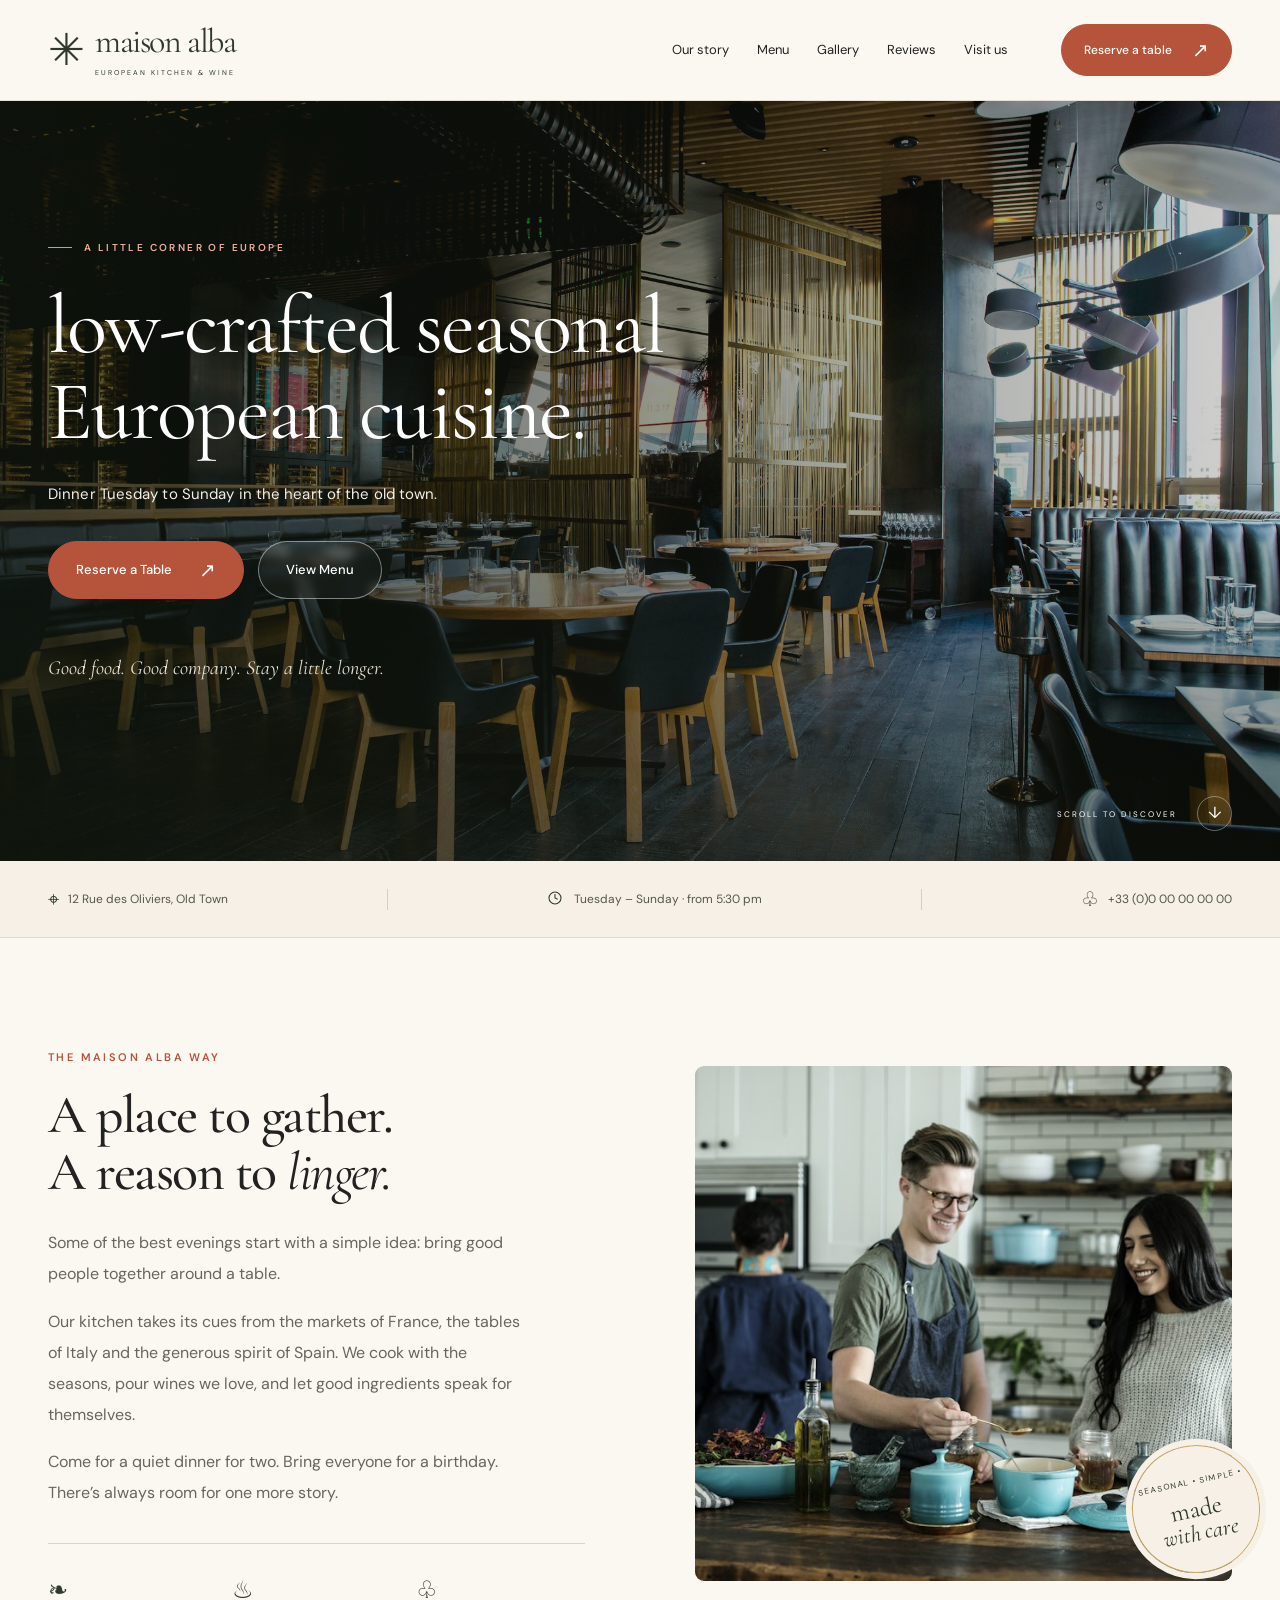
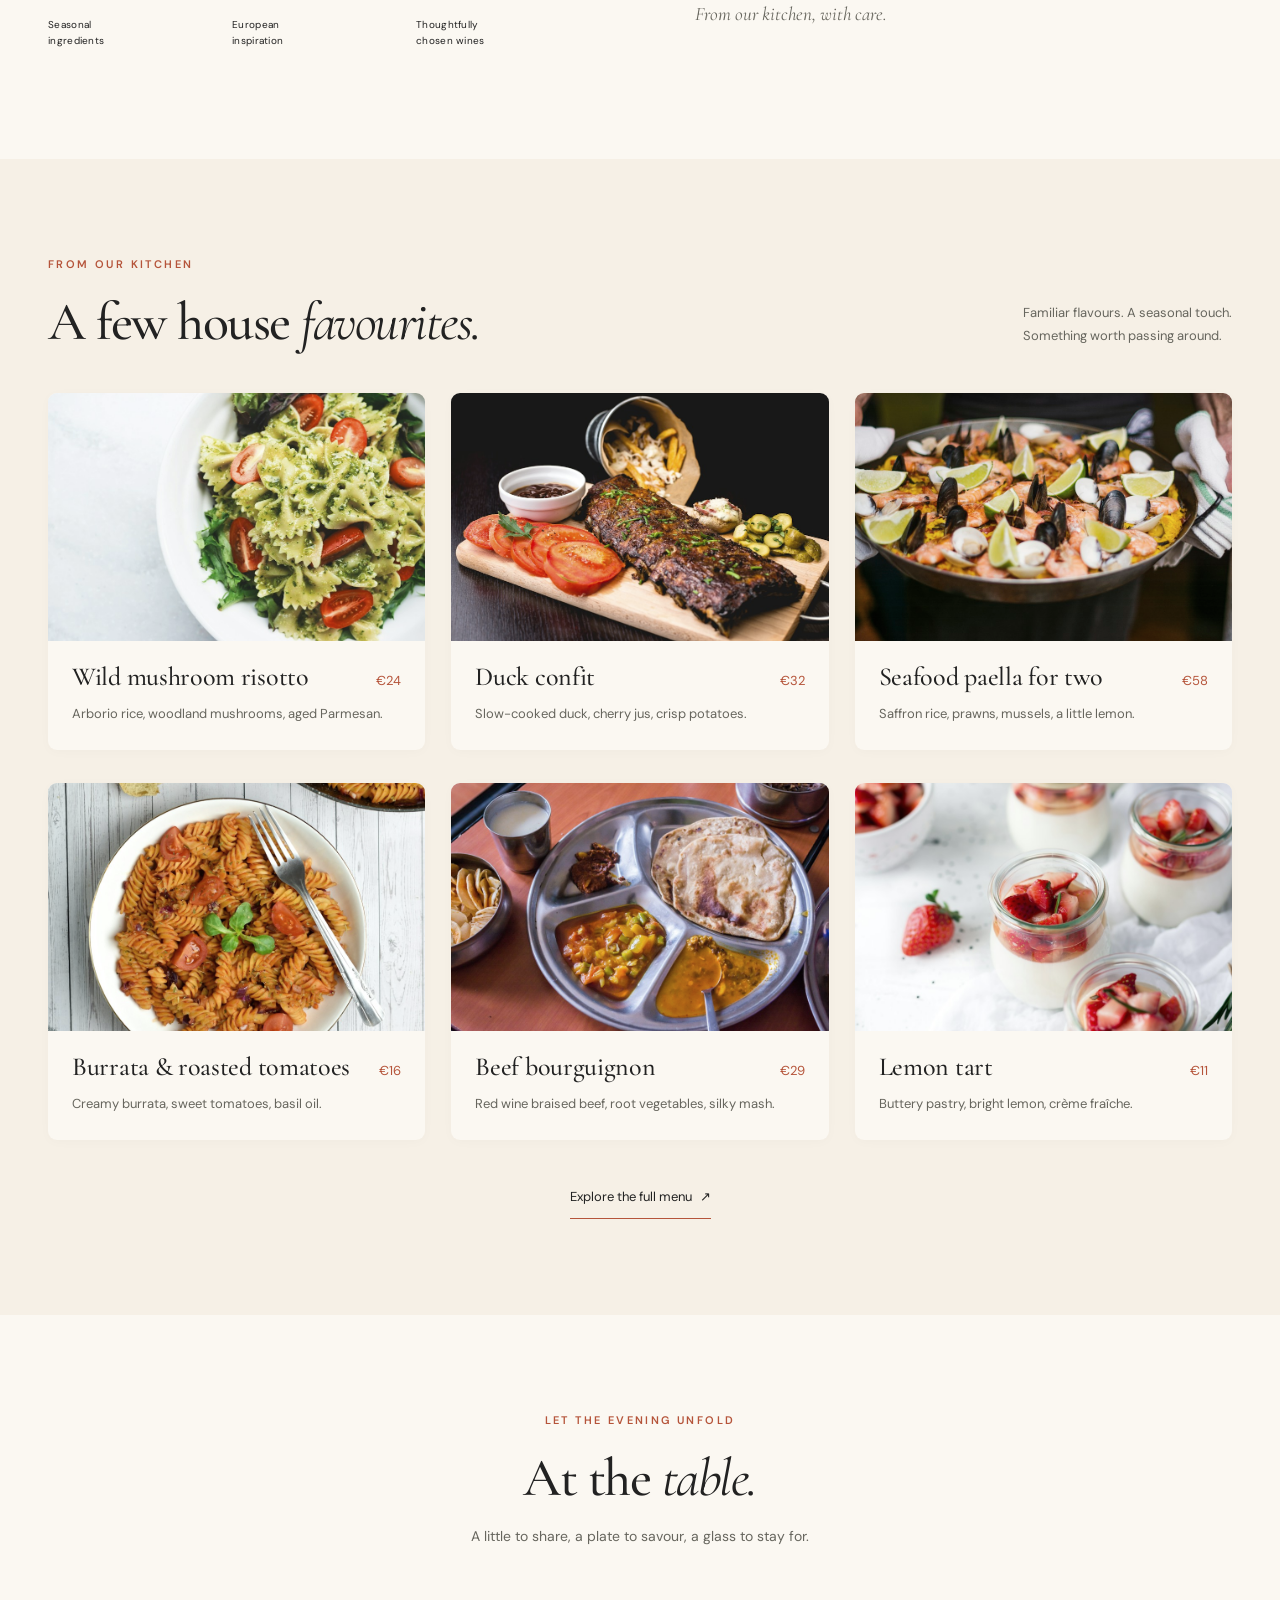
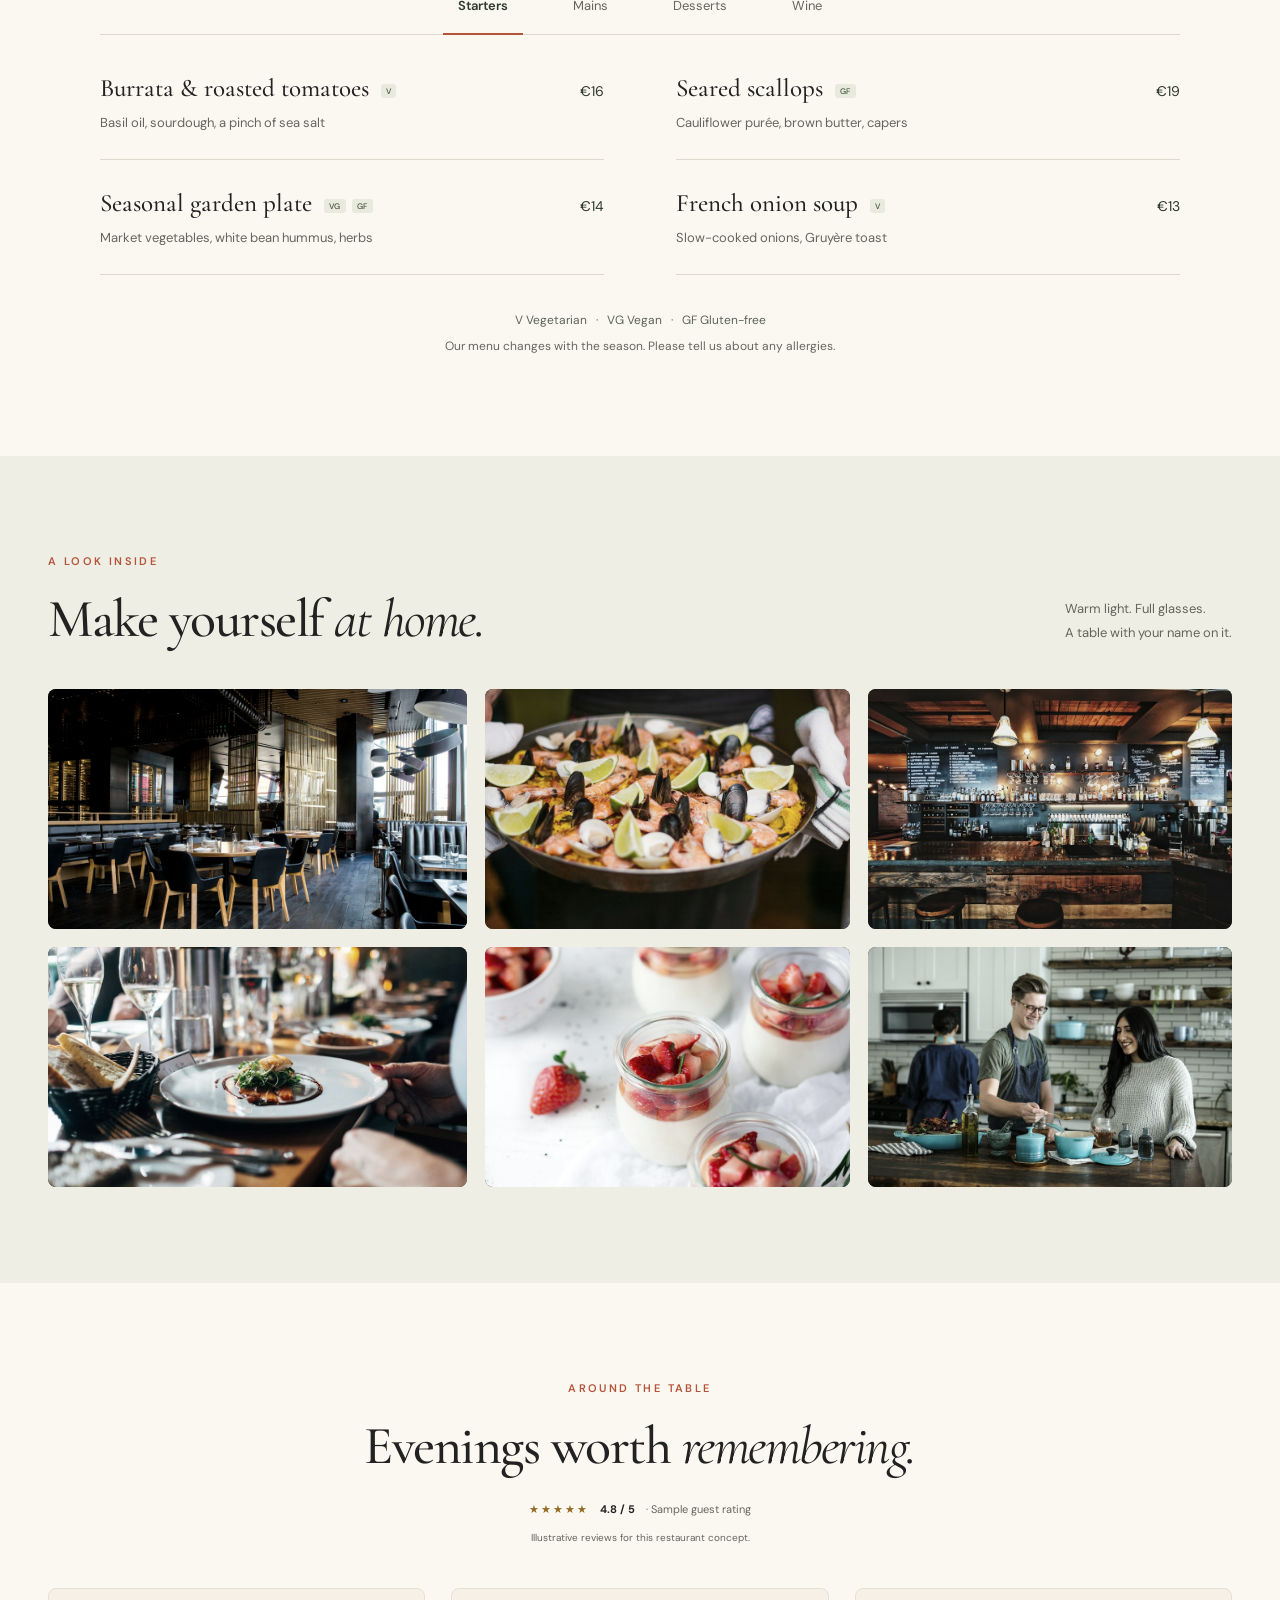
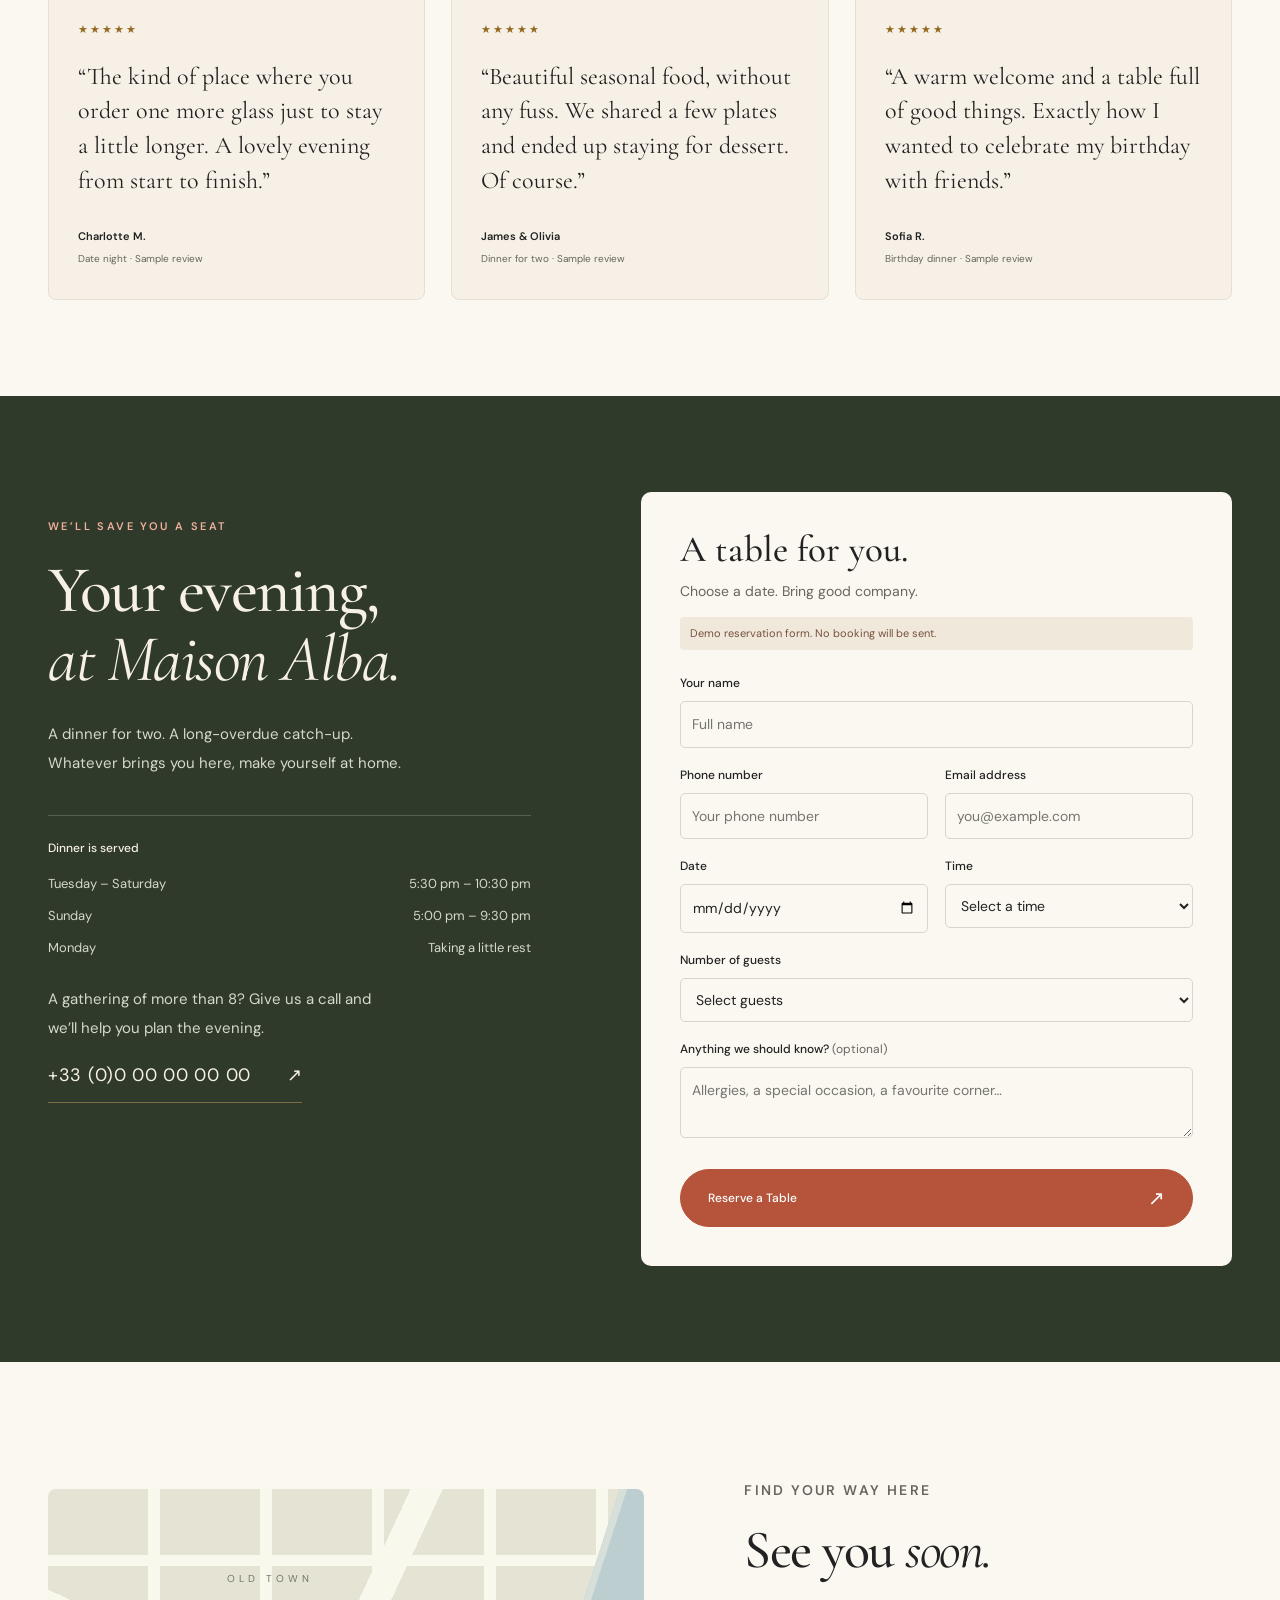
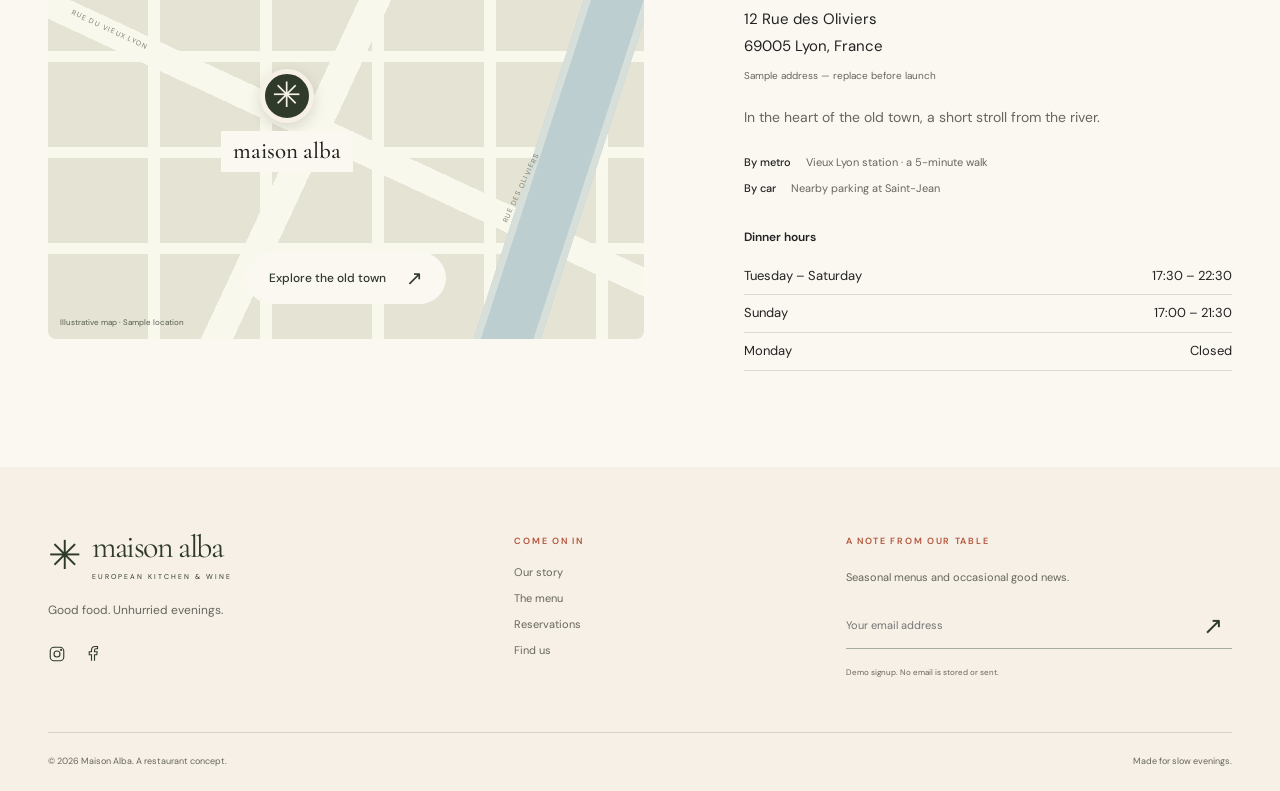
<file: index.html>
<!doctype html>
<html lang="en">
<head>
  <meta charset="utf-8">
  <meta name="viewport" content="width=device-width, initial-scale=1">
  <meta name="theme-color" content="#2F3A2B">
  <title>Maison Alba | Seasonal European Food, Made Slowly</title>
  <meta name="description" content="A little corner of Europe in the old town. Explore seasonal plates, discover the menu, and plan a relaxed evening at Maison Alba.">
  <meta property="og:title" content="Maison Alba — Good food. Unhurried evenings.">
  <meta property="og:description" content="Seasonal European food, made slowly. Discover our menu and find your place at the table.">
  <meta property="og:type" content="website">
  <meta property="og:url" content="https://maison-alba-old-town.bluishpig2.chatgpt.site">
  <meta property="og:image" content="https://maison-alba-old-town.bluishpig2.chatgpt.site/assets/dining.jpg">
  <link rel="stylesheet" href="assets/fonts.css">
  <link rel="preload" as="image" href="assets/dining.jpg">
  <link rel="stylesheet" href="styles.css">
  <!-- Demo business details: replace from config.js before using for a real restaurant. -->
  <script type="application/ld+json">{"@context":"https://schema.org","@type":"Restaurant","name":"Maison Alba (demonstration)","servesCuisine":["French","Italian","Spanish","Modern European"],"url":"https://maison-alba-old-town.bluishpig2.chatgpt.site","priceRange":"€€€","telephone":"+33 0 00 00 00 00","address":{"@type":"PostalAddress","streetAddress":"12 Rue des Oliviers (sample address)","addressLocality":"Lyon","postalCode":"69005","addressCountry":"FR"},"openingHoursSpecification":[{"@type":"OpeningHoursSpecification","dayOfWeek":["Tuesday","Wednesday","Thursday","Friday","Saturday"],"opens":"17:30","closes":"22:30"},{"@type":"OpeningHoursSpecification","dayOfWeek":"Sunday","opens":"17:00","closes":"21:30"}]}</script>
</head>
<body>
  <a class="skip-link" href="#main">Skip to content</a>
  <!-- Header -->
  <header class="header">
    <div class="header-inner wrap">
      <a class="wordmark" href="#" aria-label="Maison Alba home"><span class="brand-flower" aria-hidden="true">✳</span><span>maison alba<small>EUROPEAN KITCHEN & WINE</small></span></a>
      <nav class="navigation" id="navigation" aria-label="Main navigation"><a href="#story">Our story</a><a href="#menu">Menu</a><a href="#gallery">Gallery</a><a href="#reviews">Reviews</a><a href="#visit">Visit us</a></nav>
      <div class="header-actions"><a class="button button-small" href="#reserve">Reserve a table <span aria-hidden="true">↗</span></a><button class="menu-toggle" aria-label="Open menu" aria-expanded="false" aria-controls="navigation"><span></span><span></span></button></div>
    </div>
  </header>
  <main id="main">
    <!-- Hero -->
    <section class="hero" aria-labelledby="hero-title">
      <img class="hero-image" src="assets/dining.jpg" alt="A warmly lit restaurant dining room with wooden tables, greenery and pendant lights" width="2000" height="1333" fetchpriority="high">
      <div class="hero-shade"></div>
      <div class="hero-content wrap">
        <p class="eyebrow light"><span></span> A LITTLE CORNER OF EUROPE</p>
        <h1 id="hero-title">low-crafted seasonal European cuisine.</h1>
        <p class="hero-subtitle">Dinner Tuesday to Sunday in the heart of the old town.</p>
        <div class="hero-buttons"><a class="button" href="#reserve">Reserve a Table <span aria-hidden="true">↗</span></a><a class="button button-outline" href="#menu">View Menu</a></div>
        <p class="hero-footnote">Good food. Good company. Stay a little longer.</p>
      </div>
      <a href="#story" class="scroll-hint" aria-label="Discover our story"><span>SCROLL TO DISCOVER</span><span aria-hidden="true">↓</span></a>
    </section>
    <div class="info-strip"><div class="wrap"><a href="#visit"><span aria-hidden="true">⌖</span> 12 Rue des Oliviers, Old Town</a><span class="info-divider"></span><p><svg class="hours-clock" aria-hidden="true" viewBox="0 0 24 24" fill="none" stroke="currentColor" stroke-width="1.6"><circle cx="12" cy="12" r="9"/><path d="M12 6v6l4 2"/></svg> Tuesday – Sunday · from 5:30 pm</p><span class="info-divider"></span><a data-phone href="#visit"><span aria-hidden="true">♧</span> +33 (0)0 00 00 00 00</a></div></div>
    <!-- Story -->
    <section class="story section wrap" id="story">
      <div class="story-copy reveal"><p class="eyebrow">THE MAISON ALBA WAY</p><h2>A place to gather.<br>A reason to <em>linger.</em></h2><p>Some of the best evenings start with a simple idea: bring good people together around a table.</p><p>Our kitchen takes its cues from the markets of France, the tables of Italy and the generous spirit of Spain. We cook with the seasons, pour wines we love, and let good ingredients speak for themselves.</p><p>Come for a quiet dinner for two. Bring everyone for a birthday. There’s always room for one more story.</p><div class="story-highlights"><div><span aria-hidden="true">❧</span>Seasonal<br>ingredients</div><div><span aria-hidden="true">♨</span>European<br>inspiration</div><div><span aria-hidden="true">♧</span>Thoughtfully<br>chosen wines</div></div></div>
      <div class="story-photo reveal"><img src="assets/kitchen.jpg" loading="lazy" width="900" height="1100" alt="Hands preparing fresh ingredients in a busy kitchen"><span class="photo-note">From our kitchen, with care.</span><div class="round-stamp" aria-hidden="true">SEASONAL • SIMPLE •<br><b>made<br><i>with care</i></b></div></div>
    </section>
    <!-- Signature dishes -->
    <section class="signature section" id="dishes"><div class="wrap"><div class="section-heading reveal"><div><p class="eyebrow">FROM OUR KITCHEN</p><h2>A few house <em>favourites.</em></h2></div><p>Familiar flavours. A seasonal touch.<br>Something worth passing around.</p></div><div class="dish-grid" id="dish-grid"></div><div class="center section-link"><a class="text-link" href="#menu">Explore the full menu <span aria-hidden="true">↗</span></a></div></div></section>
    <!-- Tabbed menu -->
    <section class="menu-section section wrap" id="menu"><div class="center reveal"><p class="eyebrow">LET THE EVENING UNFOLD</p><h2>At the <em>table.</em></h2><p>A little to share, a plate to savour, a glass to stay for.</p></div><div class="menu-tabs" role="tablist" aria-label="Menu categories"><button id="tab-starters" role="tab" aria-selected="true" aria-controls="menu-panel" data-category="Starters">Starters</button><button id="tab-mains" role="tab" aria-selected="false" aria-controls="menu-panel" tabindex="-1" data-category="Mains">Mains</button><button id="tab-desserts" role="tab" aria-selected="false" aria-controls="menu-panel" tabindex="-1" data-category="Desserts">Desserts</button><button id="tab-wine" role="tab" aria-selected="false" aria-controls="menu-panel" tabindex="-1" data-category="Wine">Wine</button></div><div id="menu-panel" class="menu-items" role="tabpanel" aria-labelledby="tab-starters" tabindex="0"></div><p class="menu-note">V Vegetarian &nbsp; · &nbsp; VG Vegan &nbsp; · &nbsp; GF Gluten-free<br><span>Our menu changes with the season. Please tell us about any allergies.</span></p></section>
    <!-- Gallery -->
    <section class="gallery-section section" id="gallery"><div class="wrap"><div class="section-heading reveal"><div><p class="eyebrow">A LOOK INSIDE</p><h2>Make yourself <em>at home.</em></h2></div><p>Warm light. Full glasses.<br>A table with your name on it.</p></div><div class="gallery-grid" id="gallery-grid"></div></div></section>
    <!-- Clearly labelled illustrative reviews -->
    <section class="reviews section wrap" id="reviews"><div class="center reveal"><p class="eyebrow">AROUND THE TABLE</p><h2>Evenings worth <em>remembering.</em></h2><div class="rating-badge"><span aria-hidden="true">★★★★★</span> <b>4.8 / 5</b> <span>· Sample guest rating</span></div><p class="demo-caption">Illustrative reviews for this restaurant concept.</p></div><div class="review-grid"><figure class="review-card reveal"><div class="stars" aria-label="5 out of 5 stars">★★★★★</div><blockquote>“The kind of place where you order one more glass just to stay a little longer. A lovely evening from start to finish.”</blockquote><figcaption>Charlotte M.<span>Date night · Sample review</span></figcaption></figure><figure class="review-card reveal"><div class="stars" aria-label="5 out of 5 stars">★★★★★</div><blockquote>“Beautiful seasonal food, without any fuss. We shared a few plates and ended up staying for dessert. Of course.”</blockquote><figcaption>James & Olivia<span>Dinner for two · Sample review</span></figcaption></figure><figure class="review-card reveal"><div class="stars" aria-label="5 out of 5 stars">★★★★★</div><blockquote>“A warm welcome and a table full of good things. Exactly how I wanted to celebrate my birthday with friends.”</blockquote><figcaption>Sofia R.<span>Birthday dinner · Sample review</span></figcaption></figure></div></section>
    <!-- Reservation inquiry demo: connect an endpoint in config.js for production. -->
    <section class="reservation-section section" id="reserve"><div class="wrap reservation-grid"><div class="reservation-copy reveal"><p class="eyebrow light">WE’LL SAVE YOU A SEAT</p><h2>Your evening,<br><em>at Maison Alba.</em></h2><p>A dinner for two. A long-overdue catch-up.<br>Whatever brings you here, make yourself at home.</p><div class="reservation-hours"><h3>Dinner is served</h3><p>Tuesday – Saturday <span>5:30 pm – 10:30 pm</span></p><p>Sunday <span>5:00 pm – 9:30 pm</span></p><p>Monday <span>Taking a little rest</span></p></div><p class="group-note">A gathering of more than 8? Give us a call and we’ll help you plan the evening.</p><a class="light-link" data-phone href="#visit">+33 (0)0 00 00 00 00 <span aria-hidden="true">↗</span></a></div><form class="reservation-form" id="reservation-form" novalidate><h3>A table for you.</h3><p class="form-intro">Choose a date. Bring good company.</p><p class="demo-notice">Demo reservation form. No booking will be sent.</p><div class="form-grid"><div class="field full"><label for="name">Your name</label><input id="name" name="name" autocomplete="name" placeholder="Full name" required maxlength="100"><span class="error" id="name-error"></span></div><div class="field"><label for="phone">Phone number</label><input id="phone" name="phone" autocomplete="tel" type="tel" placeholder="Your phone number" required maxlength="30"><span class="error" id="phone-error"></span></div><div class="field"><label for="email">Email address</label><input id="email" name="email" autocomplete="email" type="email" placeholder="you@example.com" required maxlength="160"><span class="error" id="email-error"></span></div><div class="field"><label for="date">Date</label><input id="date" name="date" type="date" required><span class="error" id="date-error"></span></div><div class="field"><label for="time">Time</label><select id="time" name="time" required><option value="">Select a time</option>17:30</option><option>18:00</option><option>18:30</option><option>19:00</option><option>19:30</option><option>20:00</option><option>20:30</option><option>21:00</option></select><span class="error" id="time-error"></span></div><div class="field full"><label for="guests">Number of guests</label><select id="guests" name="guests" required><option value="">Select guests</option><option value="1">1 guest</option><option value="2">2 guests</option><option value="3">3 guests</option><option value="4">4 guests</option><option value="5">5 guests</option><option value="6">6 guests</option><option value="7">7 guests</option><option value="8">8 guests</option></select><span class="error" id="guests-error"></span></div><div class="field full"><label for="requests">Anything we should know? <span>(optional)</span></label><textarea id="requests" name="requests" rows="2" placeholder="Allergies, a special occasion, a favourite corner…" maxlength="1000"></textarea></div></div><button class="button form-submit" type="submit">Reserve a Table <span aria-hidden="true">↗</span></button><p class="form-status" id="reservation-status" role="status" tabindex="-1"></p></form></div></section>
    <!-- Visit: intentionally a map placeholder, with a real external directions action. -->
    <section class="visit section wrap" id="visit"><div class="visit-map" role="img" aria-label="Illustrative street map of the old town. This is a map placeholder, not the restaurant’s actual location."><div class="map-river"></div><span class="map-street street-one">RUE DU VIEUX LYON</span><span class="map-street street-two">RUE DES OLIVIERS</span><div class="map-pin"><span aria-hidden="true">✳</span><b>maison alba</b></div><span class="map-label">OLD TOWN</span><span class="map-disclaimer">Illustrative map · Sample location</span><a class="button button-small" href="https://www.google.com/maps/search/?api=1&query=Vieux+Lyon+France" target="_blank" rel="noopener">Explore the old town <span aria-hidden="true">↗</span></a></div><div class="visit-copy reveal"><p class="eyebrow">FIND YOUR WAY HERE</p><h2>See you <em>soon.</em></h2><address>12 Rue des Oliviers<br>69005 Lyon, France <small>Sample address — replace before launch</small></address><p>In the heart of the old town, a short stroll from the river.</p><div class="travel-info"><p><b>By metro</b> Vieux Lyon station · a 5-minute walk</p><p><b>By car</b> Nearby parking at Saint-Jean</p></div><table><caption>Dinner hours</caption><tbody><tr><th scope="row">Tuesday – Saturday</th><td>17:30 – 22:30</td></tr><tr><th scope="row">Sunday</th><td>17:00 – 21:30</td></tr><tr><th scope="row">Monday</th><td>Closed</td></tr></tbody></table></div></section>
  </main>
  <!-- Footer -->
  <footer class="footer"><div class="wrap footer-top"><div><a class="wordmark" href="#"><span class="brand-flower" aria-hidden="true">✳</span><span>maison alba<small>EUROPEAN KITCHEN & WINE</small></span></a><p>Good food. Unhurried evenings.</p><div class="social-links"><a href="https://www.instagram.com/" target="_blank" rel="noopener" aria-label="Instagram (placeholder profile)"><svg viewBox="0 0 24 24" aria-hidden="true"><rect x="3" y="3" width="18" height="18" rx="5"/><circle cx="12" cy="12" r="4"/><circle cx="17.5" cy="6.5" r=".7"/></svg></a><a href="https://www.facebook.com/" target="_blank" rel="noopener" aria-label="Facebook (placeholder profile)"><svg viewBox="0 0 24 24" aria-hidden="true"><path d="M14 21v-8h3l.5-4H14V7c0-1 .5-2 2-2h2V2h-3c-3 0-5 2-5 5v2H7v4h3v8"/></svg></a></div></div><div class="footer-nav"><p class="eyebrow">COME ON IN</p><a href="#story">Our story</a><a href="#menu">The menu</a><a href="#reserve">Reservations</a><a href="#visit">Find us</a></div><div class="newsletter"><p class="eyebrow">A NOTE FROM OUR TABLE</p><p>Seasonal menus and occasional good news.</p><form id="newsletter-form" novalidate><label class="sr-only" for="newsletter-email">Email address</label><div class="newsletter-input"><input id="newsletter-email" type="email" placeholder="Your email address" autocomplete="email" required><button type="submit" aria-label="Join the newsletter">↗</button></div><p id="newsletter-status" role="status"></p></form><small>Demo signup. No email is stored or sent.</small></div></div><div class="wrap footer-bottom"><span>© <span id="year">2026</span> Maison Alba. A restaurant concept.</span><span>Made for slow evenings.</span></div></footer>
  <div class="mobile-reserve"><a class="button" href="#reserve">Reserve a Table <span aria-hidden="true">↗</span></a></div>
  <dialog id="lightbox" aria-label="Photo gallery"><button class="lightbox-close" aria-label="Close photo">×</button><button class="lightbox-prev" aria-label="Previous photo">←</button><figure><img id="lightbox-image" src="assets/dining.jpg" alt=""><figcaption id="lightbox-caption"></figcaption></figure><button class="lightbox-next" aria-label="Next photo">→</button></dialog>
  <script src="config.js"></script><script src="app.js"></script>
</body>
</html>
</file>
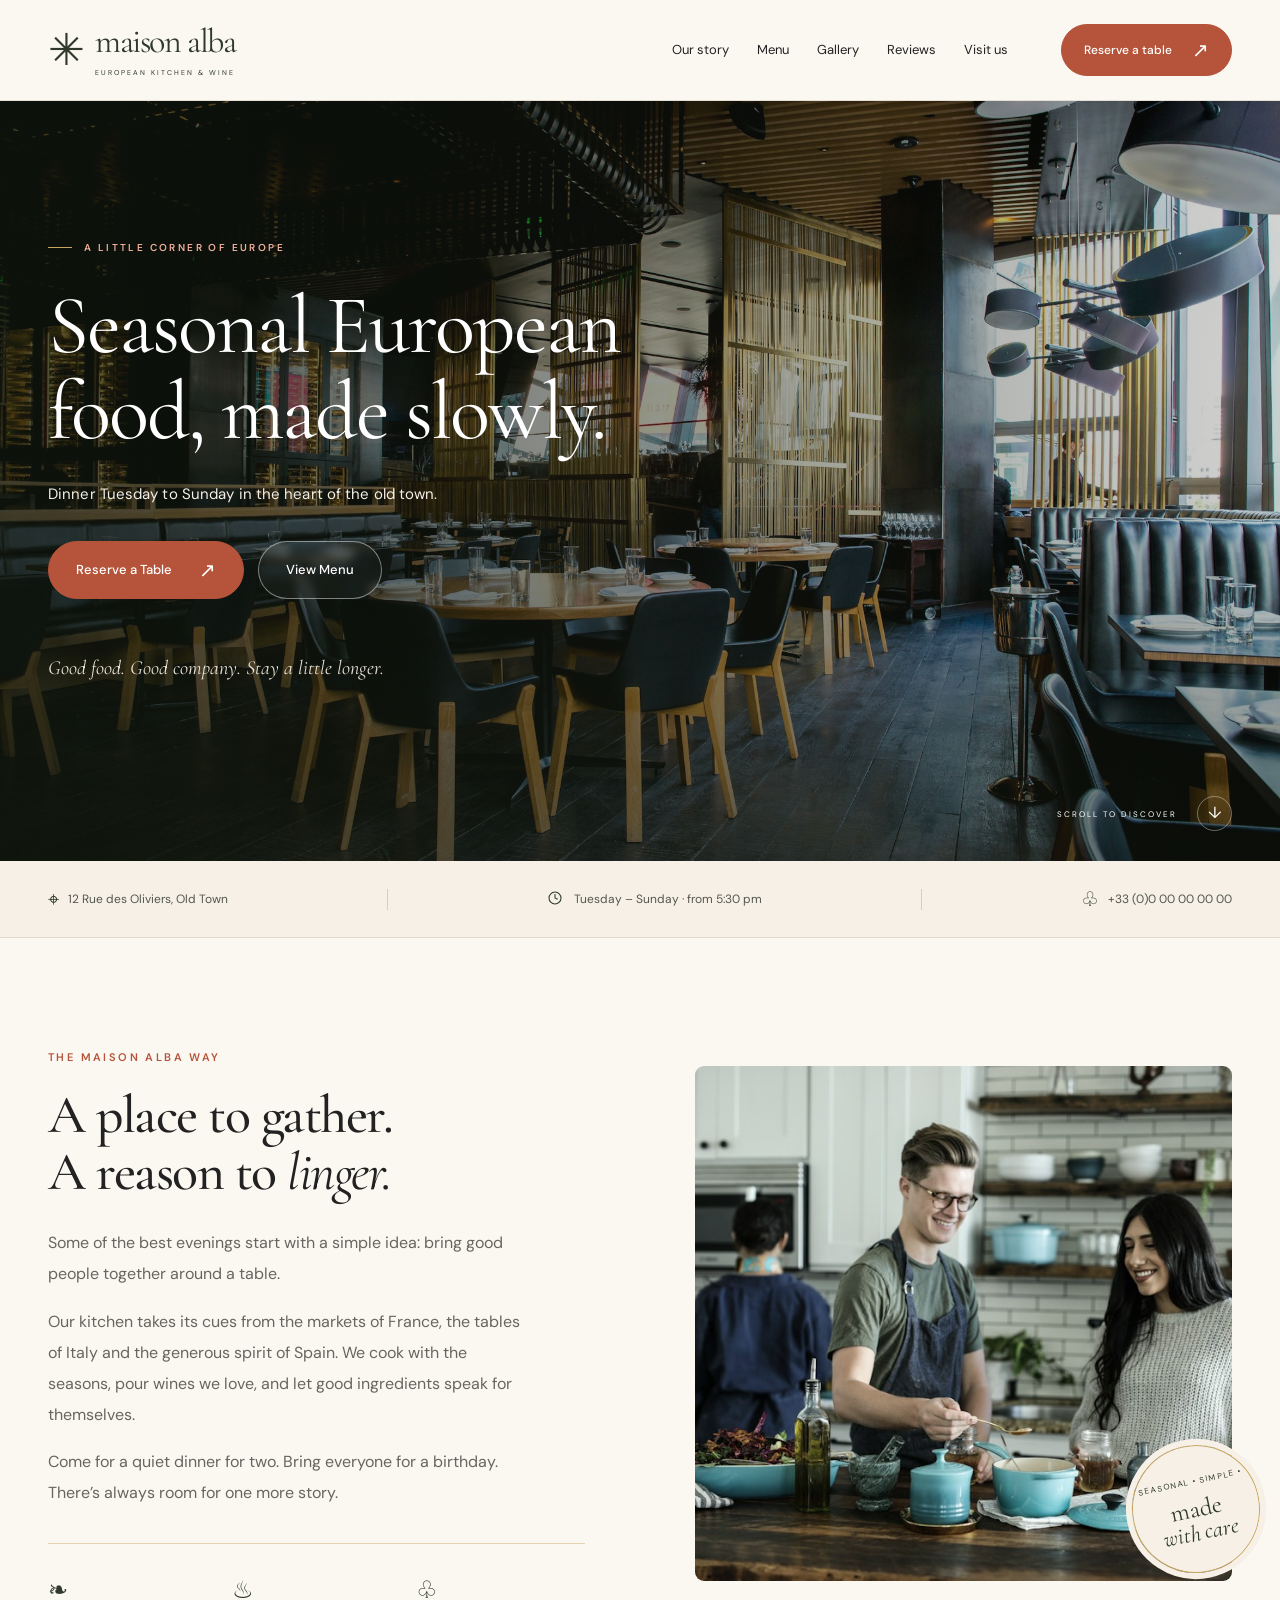
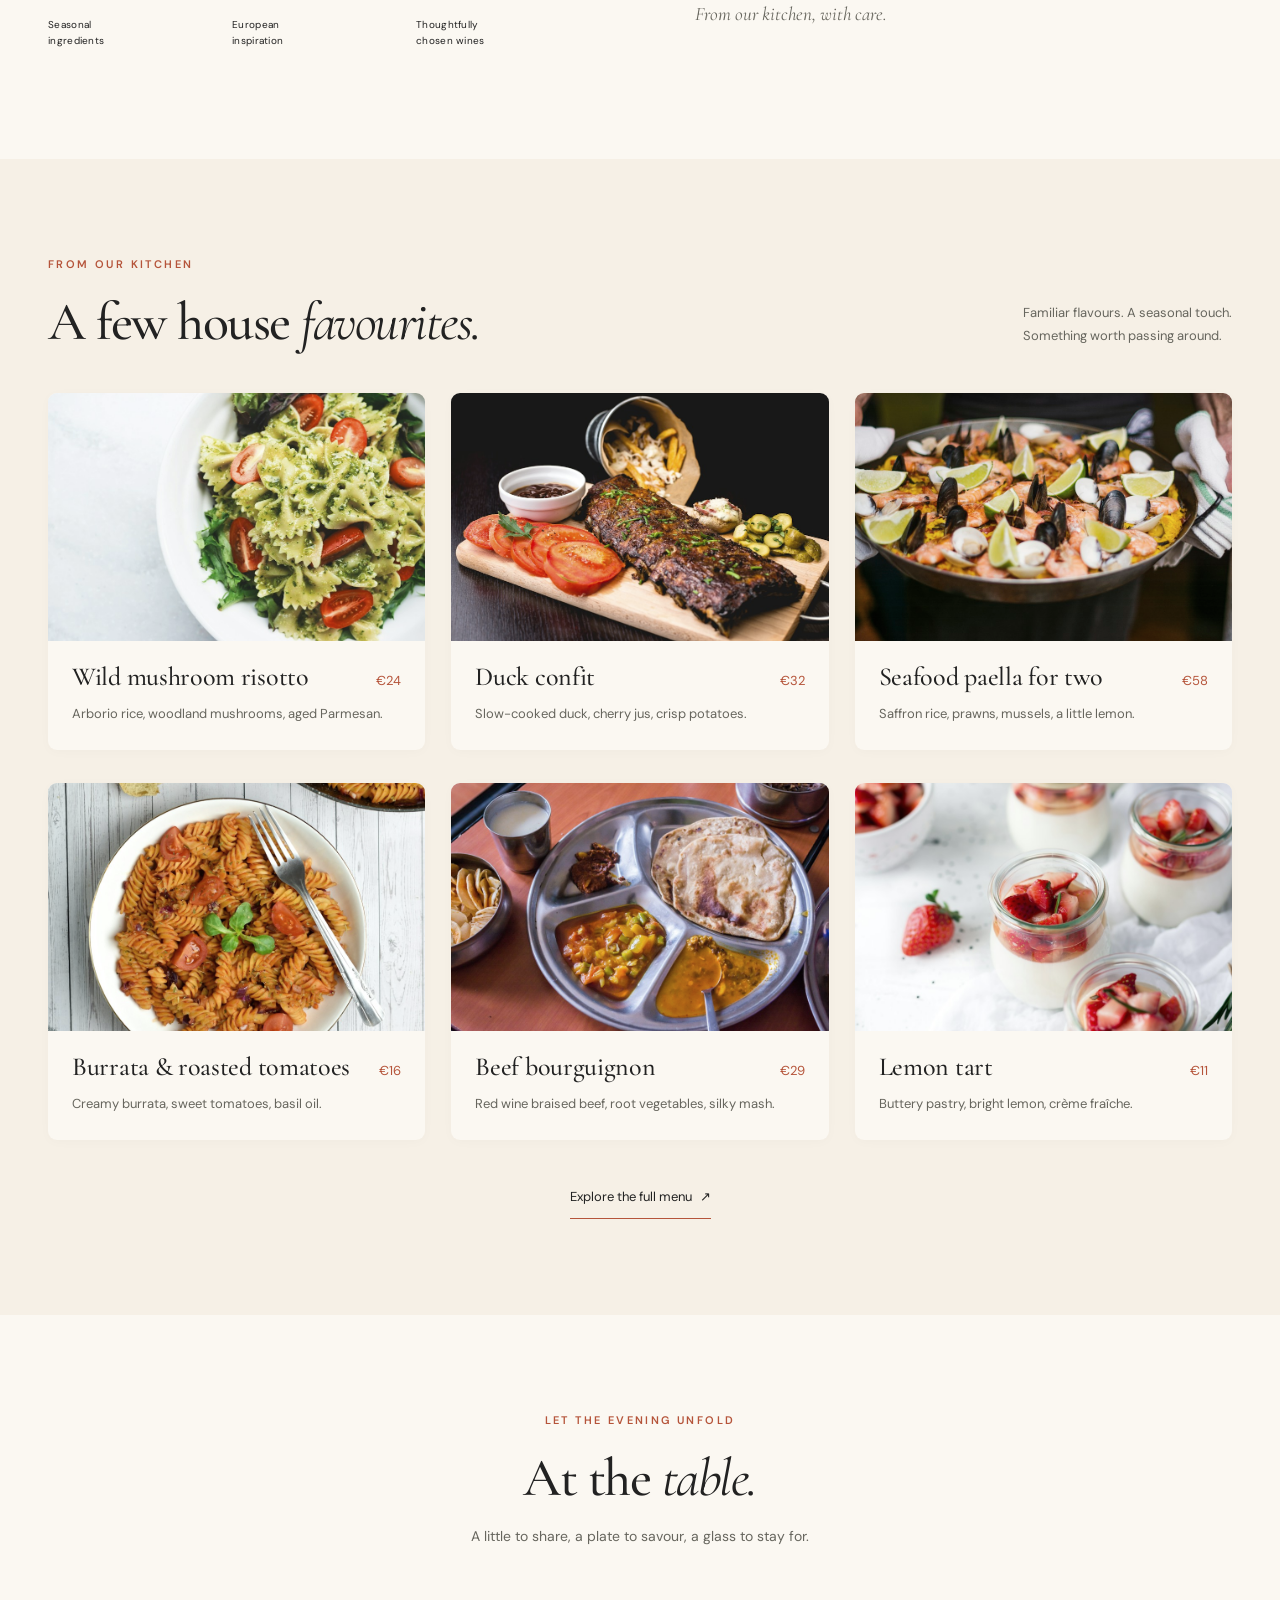
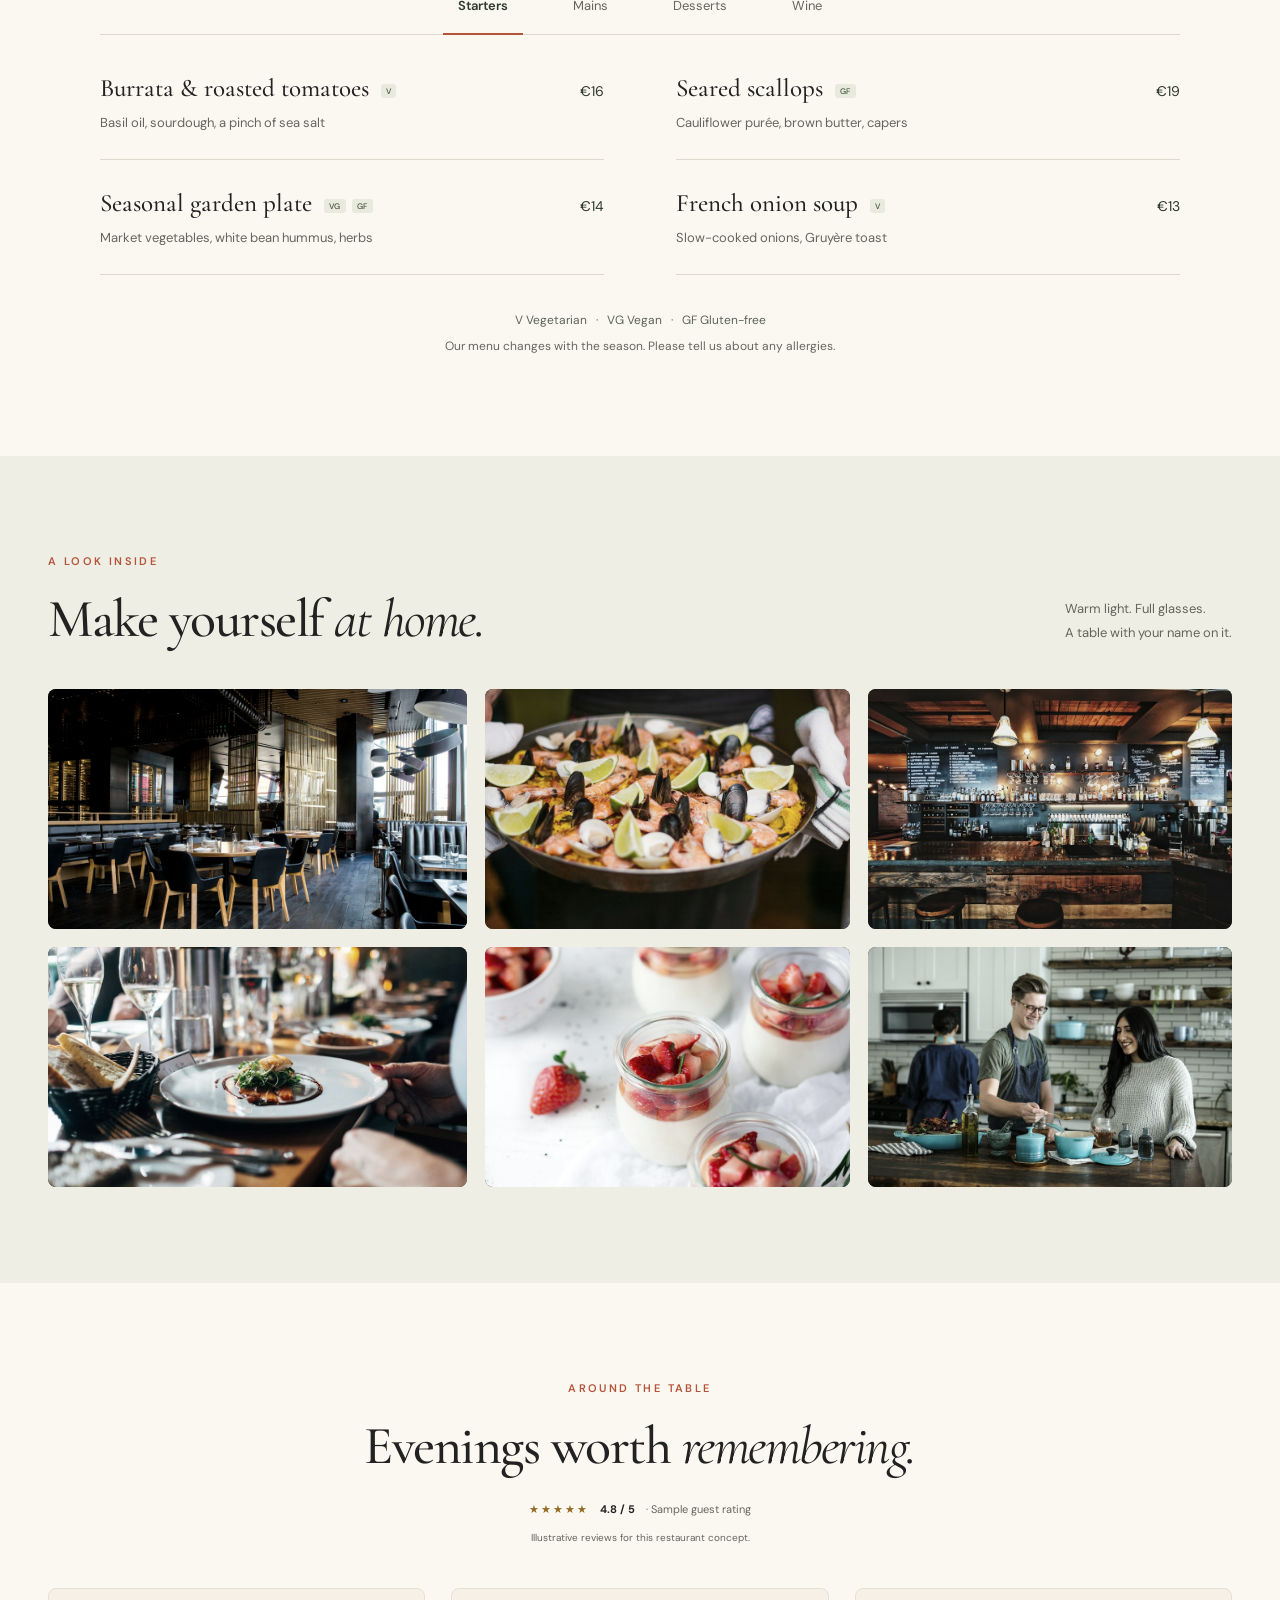
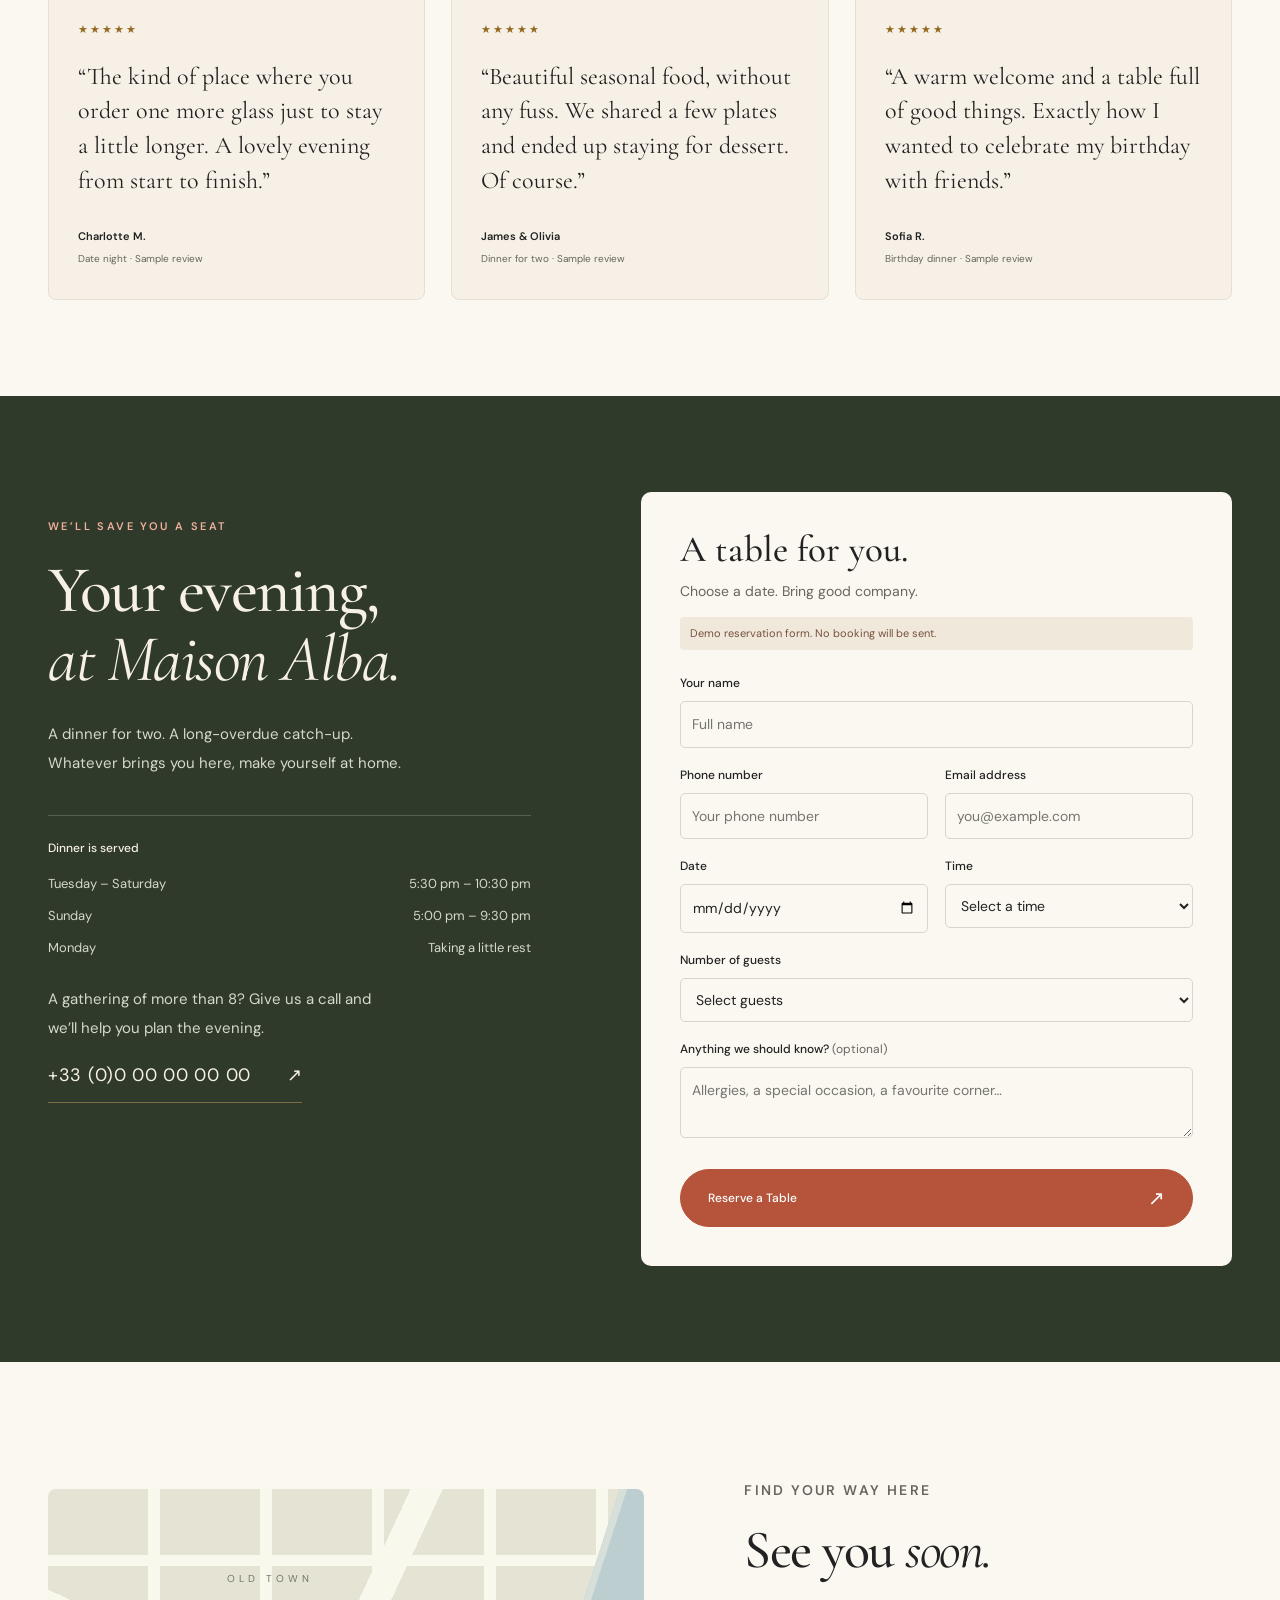
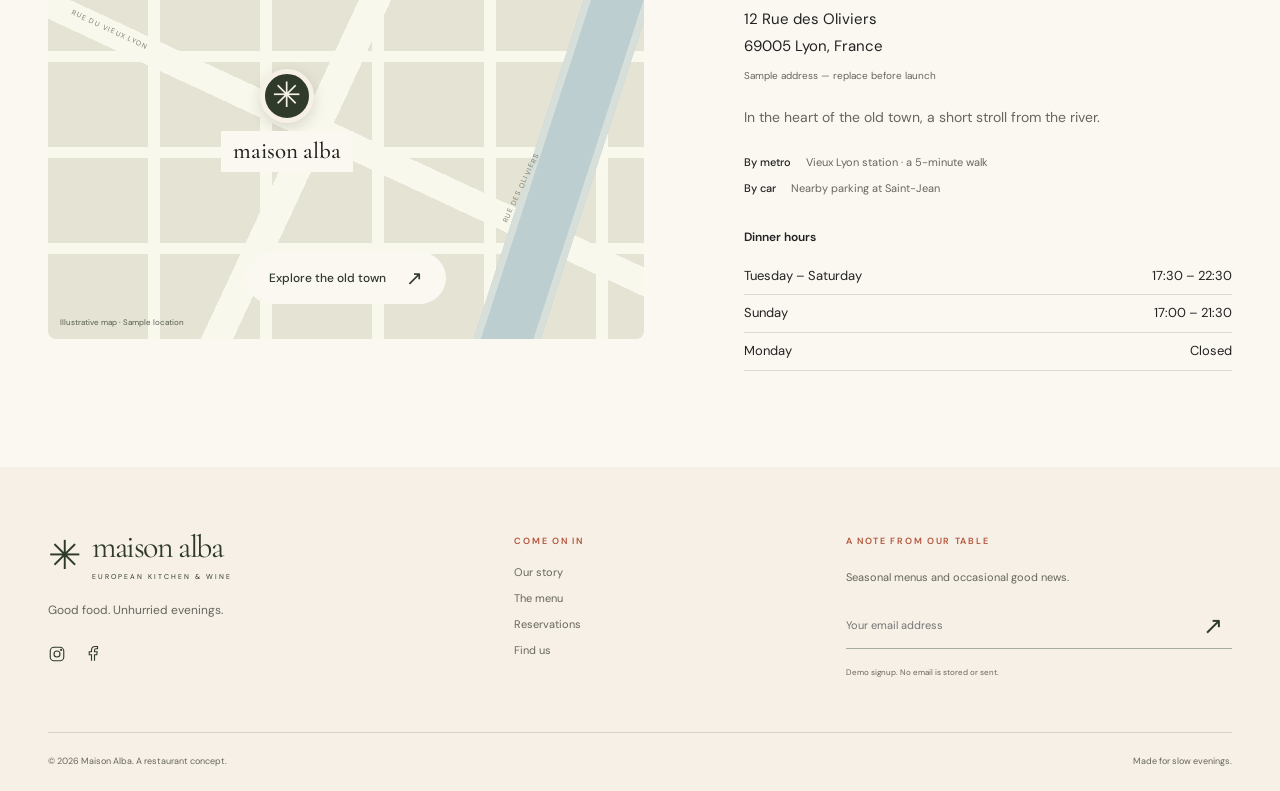
<file: code/index.html>
<!doctype html>
<html lang="en">
<head>
  <meta charset="utf-8">
  <meta name="viewport" content="width=device-width, initial-scale=1">
  <meta name="theme-color" content="#2F3A2B">
  <title>Maison Alba | Seasonal European Food, Made Slowly</title>
  <meta name="description" content="A little corner of Europe in the old town. Explore seasonal plates, discover the menu, and plan a relaxed evening at Maison Alba.">
  <meta property="og:title" content="Maison Alba — Good food. Unhurried evenings.">
  <meta property="og:description" content="Seasonal European food, made slowly. Discover our menu and find your place at the table.">
  <meta property="og:type" content="website">
  <meta property="og:url" content="https://maison-alba-old-town.bluishpig2.chatgpt.site">
  <meta property="og:image" content="https://maison-alba-old-town.bluishpig2.chatgpt.site/assets/dining.jpg">
  <link rel="stylesheet" href="../assets/fonts.css">
  <link rel="preload" as="image" href="../assets/dining.jpg">
  <link rel="stylesheet" href="styles.css">
  <!-- Demo business details: replace from config.js before using for a real restaurant. -->
  <script type="application/ld+json">{"@context":"https://schema.org","@type":"Restaurant","name":"Maison Alba (demonstration)","servesCuisine":["French","Italian","Spanish","Modern European"],"url":"https://maison-alba-old-town.bluishpig2.chatgpt.site","priceRange":"€€€","telephone":"+33 0 00 00 00 00","address":{"@type":"PostalAddress","streetAddress":"12 Rue des Oliviers (sample address)","addressLocality":"Lyon","postalCode":"69005","addressCountry":"FR"},"openingHoursSpecification":[{"@type":"OpeningHoursSpecification","dayOfWeek":["Tuesday","Wednesday","Thursday","Friday","Saturday"],"opens":"17:30","closes":"22:30"},{"@type":"OpeningHoursSpecification","dayOfWeek":"Sunday","opens":"17:00","closes":"21:30"}]}</script>
</head>
<body>
  <a class="skip-link" href="#main">Skip to content</a>
  <!-- Header -->
  <header class="header">
    <div class="header-inner wrap">
      <a class="wordmark" href="#" aria-label="Maison Alba home"><span class="brand-flower" aria-hidden="true">✳</span><span>maison alba<small>EUROPEAN KITCHEN & WINE</small></span></a>
      <nav class="navigation" id="navigation" aria-label="Main navigation"><a href="#story">Our story</a><a href="#menu">Menu</a><a href="#gallery">Gallery</a><a href="#reviews">Reviews</a><a href="#visit">Visit us</a></nav>
      <div class="header-actions"><a class="button button-small" href="#reserve">Reserve a table <span aria-hidden="true">↗</span></a><button class="menu-toggle" aria-label="Open menu" aria-expanded="false" aria-controls="navigation"><span></span><span></span></button></div>
    </div>
  </header>
  <main id="main">
    <!-- Hero -->
    <section class="hero" aria-labelledby="hero-title">
      <img class="hero-image" src="../assets/dining.jpg" alt="A warmly lit restaurant dining room with wooden tables, greenery and pendant lights" width="2000" height="1333" fetchpriority="high">
      <div class="hero-shade"></div>
      <div class="hero-content wrap">
        <p class="eyebrow light"><span></span> A LITTLE CORNER OF EUROPE</p>
        <h1 id="hero-title">Seasonal European food, made slowly.</h1>
        <p class="hero-subtitle">Dinner Tuesday to Sunday in the heart of the old town.</p>
        <div class="hero-buttons"><a class="button" href="#reserve">Reserve a Table <span aria-hidden="true">↗</span></a><a class="button button-outline" href="#menu">View Menu</a></div>
        <p class="hero-footnote">Good food. Good company. Stay a little longer.</p>
      </div>
      <a href="#story" class="scroll-hint" aria-label="Discover our story"><span>SCROLL TO DISCOVER</span><span aria-hidden="true">↓</span></a>
    </section>
    <div class="info-strip"><div class="wrap"><a href="#visit"><span aria-hidden="true">⌖</span> 12 Rue des Oliviers, Old Town</a><span class="info-divider"></span><p><svg class="hours-clock" aria-hidden="true" viewBox="0 0 24 24" fill="none" stroke="currentColor" stroke-width="1.6"><circle cx="12" cy="12" r="9"/><path d="M12 6v6l4 2"/></svg> Tuesday – Sunday · from 5:30 pm</p><span class="info-divider"></span><a data-phone href="#visit"><span aria-hidden="true">♧</span> +33 (0)0 00 00 00 00</a></div></div>
    <!-- Story -->
    <section class="story section wrap" id="story">
      <div class="story-copy reveal"><p class="eyebrow">THE MAISON ALBA WAY</p><h2>A place to gather.<br>A reason to <em>linger.</em></h2><p>Some of the best evenings start with a simple idea: bring good people together around a table.</p><p>Our kitchen takes its cues from the markets of France, the tables of Italy and the generous spirit of Spain. We cook with the seasons, pour wines we love, and let good ingredients speak for themselves.</p><p>Come for a quiet dinner for two. Bring everyone for a birthday. There’s always room for one more story.</p><div class="story-highlights"><div><span aria-hidden="true">❧</span>Seasonal<br>ingredients</div><div><span aria-hidden="true">♨</span>European<br>inspiration</div><div><span aria-hidden="true">♧</span>Thoughtfully<br>chosen wines</div></div></div>
      <div class="story-photo reveal"><img src="../assets/kitchen.jpg" loading="lazy" width="900" height="1100" alt="Hands preparing fresh ingredients in a busy kitchen"><span class="photo-note">From our kitchen, with care.</span><div class="round-stamp" aria-hidden="true">SEASONAL • SIMPLE •<br><b>made<br><i>with care</i></b></div></div>
    </section>
    <!-- Signature dishes -->
    <section class="signature section" id="dishes"><div class="wrap"><div class="section-heading reveal"><div><p class="eyebrow">FROM OUR KITCHEN</p><h2>A few house <em>favourites.</em></h2></div><p>Familiar flavours. A seasonal touch.<br>Something worth passing around.</p></div><div class="dish-grid" id="dish-grid"></div><div class="center section-link"><a class="text-link" href="#menu">Explore the full menu <span aria-hidden="true">↗</span></a></div></div></section>
    <!-- Tabbed menu -->
    <section class="menu-section section wrap" id="menu"><div class="center reveal"><p class="eyebrow">LET THE EVENING UNFOLD</p><h2>At the <em>table.</em></h2><p>A little to share, a plate to savour, a glass to stay for.</p></div><div class="menu-tabs" role="tablist" aria-label="Menu categories"><button id="tab-starters" role="tab" aria-selected="true" aria-controls="menu-panel" data-category="Starters">Starters</button><button id="tab-mains" role="tab" aria-selected="false" aria-controls="menu-panel" tabindex="-1" data-category="Mains">Mains</button><button id="tab-desserts" role="tab" aria-selected="false" aria-controls="menu-panel" tabindex="-1" data-category="Desserts">Desserts</button><button id="tab-wine" role="tab" aria-selected="false" aria-controls="menu-panel" tabindex="-1" data-category="Wine">Wine</button></div><div id="menu-panel" class="menu-items" role="tabpanel" aria-labelledby="tab-starters" tabindex="0"></div><p class="menu-note">V Vegetarian &nbsp; · &nbsp; VG Vegan &nbsp; · &nbsp; GF Gluten-free<br><span>Our menu changes with the season. Please tell us about any allergies.</span></p></section>
    <!-- Gallery -->
    <section class="gallery-section section" id="gallery"><div class="wrap"><div class="section-heading reveal"><div><p class="eyebrow">A LOOK INSIDE</p><h2>Make yourself <em>at home.</em></h2></div><p>Warm light. Full glasses.<br>A table with your name on it.</p></div><div class="gallery-grid" id="gallery-grid"></div></div></section>
    <!-- Clearly labelled illustrative reviews -->
    <section class="reviews section wrap" id="reviews"><div class="center reveal"><p class="eyebrow">AROUND THE TABLE</p><h2>Evenings worth <em>remembering.</em></h2><div class="rating-badge"><span aria-hidden="true">★★★★★</span> <b>4.8 / 5</b> <span>· Sample guest rating</span></div><p class="demo-caption">Illustrative reviews for this restaurant concept.</p></div><div class="review-grid"><figure class="review-card reveal"><div class="stars" aria-label="5 out of 5 stars">★★★★★</div><blockquote>“The kind of place where you order one more glass just to stay a little longer. A lovely evening from start to finish.”</blockquote><figcaption>Charlotte M.<span>Date night · Sample review</span></figcaption></figure><figure class="review-card reveal"><div class="stars" aria-label="5 out of 5 stars">★★★★★</div><blockquote>“Beautiful seasonal food, without any fuss. We shared a few plates and ended up staying for dessert. Of course.”</blockquote><figcaption>James & Olivia<span>Dinner for two · Sample review</span></figcaption></figure><figure class="review-card reveal"><div class="stars" aria-label="5 out of 5 stars">★★★★★</div><blockquote>“A warm welcome and a table full of good things. Exactly how I wanted to celebrate my birthday with friends.”</blockquote><figcaption>Sofia R.<span>Birthday dinner · Sample review</span></figcaption></figure></div></section>
    <!-- Reservation inquiry demo: connect an endpoint in config.js for production. -->
    <section class="reservation-section section" id="reserve"><div class="wrap reservation-grid"><div class="reservation-copy reveal"><p class="eyebrow light">WE’LL SAVE YOU A SEAT</p><h2>Your evening,<br><em>at Maison Alba.</em></h2><p>A dinner for two. A long-overdue catch-up.<br>Whatever brings you here, make yourself at home.</p><div class="reservation-hours"><h3>Dinner is served</h3><p>Tuesday – Saturday <span>5:30 pm – 10:30 pm</span></p><p>Sunday <span>5:00 pm – 9:30 pm</span></p><p>Monday <span>Taking a little rest</span></p></div><p class="group-note">A gathering of more than 8? Give us a call and we’ll help you plan the evening.</p><a class="light-link" data-phone href="#visit">+33 (0)0 00 00 00 00 <span aria-hidden="true">↗</span></a></div><form class="reservation-form" id="reservation-form" novalidate><h3>A table for you.</h3><p class="form-intro">Choose a date. Bring good company.</p><p class="demo-notice">Demo reservation form. No booking will be sent.</p><div class="form-grid"><div class="field full"><label for="name">Your name</label><input id="name" name="name" autocomplete="name" placeholder="Full name" required maxlength="100"><span class="error" id="name-error"></span></div><div class="field"><label for="phone">Phone number</label><input id="phone" name="phone" autocomplete="tel" type="tel" placeholder="Your phone number" required maxlength="30"><span class="error" id="phone-error"></span></div><div class="field"><label for="email">Email address</label><input id="email" name="email" autocomplete="email" type="email" placeholder="you@example.com" required maxlength="160"><span class="error" id="email-error"></span></div><div class="field"><label for="date">Date</label><input id="date" name="date" type="date" required><span class="error" id="date-error"></span></div><div class="field"><label for="time">Time</label><select id="time" name="time" required><option value="">Select a time</option>17:30</option><option>18:00</option><option>18:30</option><option>19:00</option><option>19:30</option><option>20:00</option><option>20:30</option><option>21:00</option></select><span class="error" id="time-error"></span></div><div class="field full"><label for="guests">Number of guests</label><select id="guests" name="guests" required><option value="">Select guests</option><option value="1">1 guest</option><option value="2">2 guests</option><option value="3">3 guests</option><option value="4">4 guests</option><option value="5">5 guests</option><option value="6">6 guests</option><option value="7">7 guests</option><option value="8">8 guests</option></select><span class="error" id="guests-error"></span></div><div class="field full"><label for="requests">Anything we should know? <span>(optional)</span></label><textarea id="requests" name="requests" rows="2" placeholder="Allergies, a special occasion, a favourite corner…" maxlength="1000"></textarea></div></div><button class="button form-submit" type="submit">Reserve a Table <span aria-hidden="true">↗</span></button><p class="form-status" id="reservation-status" role="status" tabindex="-1"></p></form></div></section>
    <!-- Visit: intentionally a map placeholder, with a real external directions action. -->
    <section class="visit section wrap" id="visit"><div class="visit-map" role="img" aria-label="Illustrative street map of the old town. This is a map placeholder, not the restaurant’s actual location."><div class="map-river"></div><span class="map-street street-one">RUE DU VIEUX LYON</span><span class="map-street street-two">RUE DES OLIVIERS</span><div class="map-pin"><span aria-hidden="true">✳</span><b>maison alba</b></div><span class="map-label">OLD TOWN</span><span class="map-disclaimer">Illustrative map · Sample location</span><a class="button button-small" href="https://www.google.com/maps/search/?api=1&query=Vieux+Lyon+France" target="_blank" rel="noopener">Explore the old town <span aria-hidden="true">↗</span></a></div><div class="visit-copy reveal"><p class="eyebrow">FIND YOUR WAY HERE</p><h2>See you <em>soon.</em></h2><address>12 Rue des Oliviers<br>69005 Lyon, France <small>Sample address — replace before launch</small></address><p>In the heart of the old town, a short stroll from the river.</p><div class="travel-info"><p><b>By metro</b> Vieux Lyon station · a 5-minute walk</p><p><b>By car</b> Nearby parking at Saint-Jean</p></div><table><caption>Dinner hours</caption><tbody><tr><th scope="row">Tuesday – Saturday</th><td>17:30 – 22:30</td></tr><tr><th scope="row">Sunday</th><td>17:00 – 21:30</td></tr><tr><th scope="row">Monday</th><td>Closed</td></tr></tbody></table></div></section>
  </main>
  <!-- Footer -->
  <footer class="footer"><div class="wrap footer-top"><div><a class="wordmark" href="#"><span class="brand-flower" aria-hidden="true">✳</span><span>maison alba<small>EUROPEAN KITCHEN & WINE</small></span></a><p>Good food. Unhurried evenings.</p><div class="social-links"><a href="https://www.instagram.com/" target="_blank" rel="noopener" aria-label="Instagram (placeholder profile)"><svg viewBox="0 0 24 24" aria-hidden="true"><rect x="3" y="3" width="18" height="18" rx="5"/><circle cx="12" cy="12" r="4"/><circle cx="17.5" cy="6.5" r=".7"/></svg></a><a href="https://www.facebook.com/" target="_blank" rel="noopener" aria-label="Facebook (placeholder profile)"><svg viewBox="0 0 24 24" aria-hidden="true"><path d="M14 21v-8h3l.5-4H14V7c0-1 .5-2 2-2h2V2h-3c-3 0-5 2-5 5v2H7v4h3v8"/></svg></a></div></div><div class="footer-nav"><p class="eyebrow">COME ON IN</p><a href="#story">Our story</a><a href="#menu">The menu</a><a href="#reserve">Reservations</a><a href="#visit">Find us</a></div><div class="newsletter"><p class="eyebrow">A NOTE FROM OUR TABLE</p><p>Seasonal menus and occasional good news.</p><form id="newsletter-form" novalidate><label class="sr-only" for="newsletter-email">Email address</label><div class="newsletter-input"><input id="newsletter-email" type="email" placeholder="Your email address" autocomplete="email" required><button type="submit" aria-label="Join the newsletter">↗</button></div><p id="newsletter-status" role="status"></p></form><small>Demo signup. No email is stored or sent.</small></div></div><div class="wrap footer-bottom"><span>© <span id="year">2026</span> Maison Alba. A restaurant concept.</span><span>Made for slow evenings.</span></div></footer>
  <div class="mobile-reserve"><a class="button" href="#reserve">Reserve a Table <span aria-hidden="true">↗</span></a></div>
  <dialog id="lightbox" aria-label="Photo gallery"><button class="lightbox-close" aria-label="Close photo">×</button><button class="lightbox-prev" aria-label="Previous photo">←</button><figure><img id="lightbox-image" src="../assets/dining.jpg" alt=""><figcaption id="lightbox-caption"></figcaption></figure><button class="lightbox-next" aria-label="Next photo">→</button></dialog>
  <script src="config.js"></script><script src="app.js"></script>
</body>
</html>
</file>
<file: assets/fonts.css>
/* Self-hosted Latin subset; see fonts/ license files. */
@font-face {
  font-family: 'Cormorant Garamond';
  font-style: italic;
  font-weight: 400 600;
  font-display: swap;
  src: url(fonts/cormorant-garamond-italic.woff2) format('woff2');
  unicode-range: U+0000-00FF, U+0131, U+0152-0153, U+02BB-02BC, U+02C6, U+02DA, U+02DC, U+0304, U+0308, U+0329, U+2000-206F, U+20AC, U+2122, U+2191, U+2193, U+2212, U+2215, U+FEFF, U+FFFD;
}
@font-face {
  font-family: 'Cormorant Garamond';
  font-style: normal;
  font-weight: 400 600;
  font-display: swap;
  src: url(fonts/cormorant-garamond-normal.woff2) format('woff2');
  unicode-range: U+0000-00FF, U+0131, U+0152-0153, U+02BB-02BC, U+02C6, U+02DA, U+02DC, U+0304, U+0308, U+0329, U+2000-206F, U+20AC, U+2122, U+2191, U+2193, U+2212, U+2215, U+FEFF, U+FFFD;
}
@font-face {
  font-family: 'DM Sans';
  font-style: normal;
  font-weight: 400 700;
  font-display: swap;
  src: url(fonts/dm-sans-normal.woff2) format('woff2');
  unicode-range: U+0000-00FF, U+0131, U+0152-0153, U+02BB-02BC, U+02C6, U+02DA, U+02DC, U+0304, U+0308, U+0329, U+2000-206F, U+20AC, U+2122, U+2191, U+2193, U+2212, U+2215, U+FEFF, U+FFFD;
}
</file>
<file: styles.css>
/* Foundations */
:root{--olive:#2f3a2b;--cream:#f6f0e6;--paper:#fbf8f2;--terracotta:#b5543a;--gold:#c9a45c;--ink:#222;--muted:#67665e;--line:#ded9cc;--serif:'Cormorant Garamond',Georgia,serif;--sans:'DM Sans',sans-serif}
*{box-sizing:border-box}html{scroll-behavior:smooth;scroll-padding-top:105px}body{margin:0;background:var(--paper);color:var(--ink);font-family:var(--sans);font-size:16px;line-height:1.75}button,input,select,textarea{font:inherit}button,a,input,select,textarea{-webkit-tap-highlight-color:transparent}a{color:inherit;text-decoration:none}button{cursor:pointer}button:disabled{cursor:wait;opacity:.65}img{display:block;width:100%;object-fit:cover}h1,h2,h3,p,figure{margin:0}h1,h2,h3{font-family:var(--serif);font-weight:500;line-height:1.05}h2{font-size:clamp(43px,4.2vw,61px);letter-spacing:-1.5px}h2 em,h1 em{font-weight:400}h3{font-size:30px}p+p{margin-top:16px}::selection{background:#d6c59f;color:var(--olive)}:focus-visible{outline:3px solid var(--terracotta);outline-offset:5px}.wrap{width:min(1200px,calc(100% - 96px));margin-inline:auto}.section{padding-top:96px;padding-bottom:96px}.center{text-align:center}.eyebrow{font-size:11px;letter-spacing:2.4px;font-weight:600;color:var(--terracotta);margin-bottom:20px}.eyebrow.light{color:#f0b09b}.button{display:inline-flex;align-items:center;justify-content:center;gap:27px;min-height:52px;padding:13px 27px;background:var(--terracotta);border:1px solid var(--terracotta);border-radius:40px;color:#fff;font-size:13px;font-weight:500;line-height:1.5;transition:transform .2s,background .2s,box-shadow .2s;white-space:nowrap}.button:hover{transform:translateY(-3px);background:#98452f;box-shadow:0 6px 20px #0001}.button span{font-size:20px;font-weight:400}.button-small{min-height:45px;padding:10px 22px;font-size:12px;gap:20px}.button-outline{border-color:#ffffff75;background:#ffffff08;backdrop-filter:blur(4px)}.button-outline:hover{background:#ffffff20}.text-link{font-size:13px;border-bottom:1px solid var(--terracotta);padding-bottom:9px}.text-link{display:inline-flex;align-items:center;gap:8px}.text-link span{margin-left:0}.skip-link{position:fixed;top:-100px;left:20px;background:var(--cream);padding:12px;z-index:100}.skip-link:focus{top:10px}.sr-only{position:absolute;width:1px;height:1px;padding:0;overflow:hidden;clip:rect(0,0,0,0);white-space:nowrap;border:0}
/* Sticky navigation */
.header{position:sticky;top:0;z-index:30;background:var(--paper);border-bottom:1px solid #e6e0d5}.header-inner{height:100px;display:flex;align-items:center;justify-content:space-between;gap:30px}.wordmark{display:inline-flex;align-items:center;gap:10px;color:var(--olive);flex-shrink:0}.wordmark>span:last-child{font-family:var(--serif);font-size:34px;line-height:1;letter-spacing:-1.4px}.wordmark small{font-family:var(--sans);display:block;letter-spacing:2px;font-size:7px;margin-top:10px;text-align:center}.brand-flower{font-size:44px;line-height:1;font-weight:400}.navigation{display:flex;gap:28px;margin-left:auto;margin-right:23px;font-size:12px}.navigation a{padding-block:10px;position:relative}.navigation a:after{content:'';position:absolute;height:1px;bottom:4px;left:0;right:100%;background:var(--terracotta);transition:right .25s}.navigation a:hover:after{right:0}.header-actions{display:flex;align-items:center;gap:18px}.menu-toggle{display:none;border:0;background:none;width:30px;height:32px;padding:6px 0}.menu-toggle span{display:block;height:1px;background:var(--olive);margin:6px 0;transition:transform .2s}
/* Immersive hero and location strip */
.hero{position:relative;min-height:665px;height:min(760px,calc(100svh - 100px));max-height:850px;isolation:isolate;color:white;display:flex;align-items:center}.hero-image{position:absolute;inset:0;height:100%;z-index:-3;object-position:center 57%}.hero-shade{position:absolute;inset:0;z-index:-2;background:linear-gradient(90deg,#11180fbb 0%,#171c1475 52%,#171b1430 100%),linear-gradient(0deg,#12180d70,transparent 50%)}.hero-content{padding-top:28px;padding-bottom:65px}.hero .eyebrow{font-size:10px;display:flex;align-items:center;gap:12px;margin-bottom:26px}.hero .eyebrow span{width:24px;height:1px;background:var(--gold)}h1{font-size:clamp(62px,6.5vw,94px);font-weight:400;letter-spacing:-2px;line-height:1.04;max-width:1000px;text-wrap:balance}h1 em{color:#efe0c6}.hero-subtitle{font-size:15px;margin-top:25px;color:#f5f0e7;letter-spacing:.1px}.hero-buttons{display:flex;gap:14px;margin-top:34px}.hero-footnote{font-family:var(--serif);font-style:italic;font-size:20px;color:#e7e1d5;margin-top:52px}.scroll-hint{position:absolute;bottom:30px;right:max(48px,calc((100vw - 1200px)/2));display:flex;align-items:center;gap:20px}.scroll-hint span:first-child{font-size:8px;letter-spacing:2px}.scroll-hint span:last-child{border:1px solid #ffffff60;border-radius:50%;width:35px;height:35px;text-align:center;line-height:32px}.info-strip{background:var(--cream);border-bottom:1px solid var(--line)}.info-strip .wrap{display:flex;align-items:center;justify-content:space-between;gap:25px;min-height:76px;font-size:11px;color:#54574e}.info-strip p{margin:0}.info-strip a{display:flex;align-items:center;gap:9px}.info-strip a>span{font-size:20px;color:var(--olive)}.info-divider{width:1px;height:21px;background:#d9cfb8}.hours-clock{display:inline-block;width:16px;height:16px;vertical-align:-3px;margin-right:8px;color:var(--olive)}
/* Our story */
.story{display:grid;grid-template-columns:1fr 1fr;gap:110px;align-items:center;padding-top:110px;padding-bottom:110px}.story-copy h2{margin-bottom:27px}.story-copy>p:not(.eyebrow){font-size:14px;color:var(--muted);max-width:480px;line-height:1.95}.story-photo{position:relative;padding-bottom:0}.story-photo>img{height:515px;border-radius:9px;object-position:42% center;filter:saturate(.7)}.photo-note{display:block;margin-top:16px;font-family:var(--serif);font-size:19px;font-style:italic;color:var(--muted)}.round-stamp{position:absolute;right:-28px;bottom:58px;width:128px;height:128px;border-radius:50%;background:var(--cream);border:1px solid var(--gold);outline:6px solid var(--cream);color:var(--olive);display:flex;align-items:center;justify-content:center;text-align:center;flex-direction:column;font-size:8px;letter-spacing:1.3px;transform:rotate(-12deg)}.round-stamp b{font:25px/.9 var(--serif);margin-top:10px;letter-spacing:0}.round-stamp i{font-size:23px}.story-highlights{display:grid;grid-template-columns:repeat(3,1fr);margin-top:34px;padding-top:27px;border-top:1px solid #c9a45c70;gap:15px}.story-highlights>div{font-size:10px;line-height:1.6;letter-spacing:.3px}.story-highlights span{display:block;font-size:24px;color:var(--olive);margin-bottom:8px}
/* Dish cards */
.signature{background:var(--cream)}.section-heading{display:flex;justify-content:space-between;align-items:flex-end;gap:40px;margin-bottom:42px}.section-heading>p{font-size:13px;line-height:1.8;color:var(--muted);padding-bottom:3px}.dish-grid{display:grid;grid-template-columns:repeat(3,1fr);gap:33px 26px}.dish-card{overflow:hidden;background:var(--paper);border-radius:9px;box-shadow:0 2px 12px #2f3a2b06}.dish-photo{overflow:hidden}.dish-photo img{height:248px;transition:transform .6s;filter:saturate(.8)}.dish-card:hover img{transform:scale(1.05)}.dish-copy{padding:22px 24px 25px}.dish-title{display:flex;align-items:baseline;justify-content:space-between;gap:10px}.dish-title h3{font-size:26px;letter-spacing:-.3px}.dish-title>span{font-size:13px;color:var(--terracotta);white-space:nowrap}.dish-copy p{font-size:11px;color:var(--muted);line-height:1.8;margin-top:9px}.section-link{margin-top:42px}
/* Menu */
.menu-section{max-width:1080px}.menu-section .center>p:last-child{margin-top:18px;font-size:14px;color:var(--muted)}.menu-tabs{display:flex;justify-content:center;gap:35px;margin:33px auto 40px;border-bottom:1px solid var(--line)}.menu-tabs button{border:0;background:none;padding:13px 15px 16px;font-size:13px;color:var(--muted);position:relative}.menu-tabs button[aria-selected=true]{color:var(--olive);font-weight:600}.menu-tabs button[aria-selected=true]:after{content:'';position:absolute;bottom:-1px;left:0;right:0;height:2px;background:var(--terracotta)}.menu-items{display:grid;grid-template-columns:1fr 1fr;column-gap:72px;row-gap:30px;min-height:200px}.menu-item{padding-bottom:23px;border-bottom:1px solid var(--line)}.menu-item-title{display:flex;justify-content:space-between;gap:18px;align-items:baseline}.menu-item h3{font-size:25px}.menu-item-title>span{font-size:14px;color:var(--olive)}.menu-item p{font-size:12px;color:var(--muted);margin-top:9px}.diet{display:inline-block;font-size:8px;letter-spacing:.4px;padding:1px 5px;background:#e8eadd;color:#47553f;border-radius:3px;margin-left:6px;vertical-align:middle;font-family:var(--sans);line-height:1.6}.menu-note{text-align:center;font-size:10px;color:#5d6557;margin-top:32px;line-height:2.2}.menu-note span{color:var(--muted)}
/* Gallery */
.gallery-section{background:#eeeee4}.gallery-grid{display:grid;grid-template-columns:1.15fr 1fr 1fr;grid-template-rows:240px 240px;gap:18px}.gallery-photo{padding:0;border:0;position:relative;overflow:hidden;border-radius:8px;background:var(--olive)}.gallery-photo img{height:100%;transition:transform .6s;filter:saturate(.7)}.gallery-photo:hover img{transform:scale(1.05)}.gallery-photo:after{content:'↗';position:absolute;bottom:15px;right:15px;width:33px;height:33px;border:1px solid #ffffff80;border-radius:50%;color:#fff;line-height:30px;background:#0002;opacity:0;transition:opacity .2s}.gallery-photo:hover:after,.gallery-photo:focus-visible:after{opacity:1}
/* Guest quotes */
.rating-badge{display:inline-flex;align-items:center;gap:11px;font-size:11px;margin-top:25px}.rating-badge>span:first-child,.stars{color:#936a20;letter-spacing:2px}.rating-badge>span:last-child{color:var(--muted)}.demo-caption{font-size:10px;color:var(--muted);margin-top:7px}.review-grid{display:grid;grid-template-columns:repeat(3,1fr);gap:26px;margin-top:42px}.review-card{padding:31px 29px;background:var(--cream);border:1px solid #e6e0d4;border-radius:8px}.stars{font-size:11px}.review-card blockquote{font-family:var(--serif);font-size:24px;line-height:1.45;margin:20px 0 28px}.review-card figcaption{font-size:11px;font-weight:600}.review-card figcaption span{display:block;font-weight:400;color:var(--muted);font-size:10px;margin-top:4px}
/* Reservations */
.reservation-section{background:var(--olive);color:var(--cream)}.reservation-grid{display:grid;grid-template-columns:.9fr 1.1fr;gap:110px;align-items:start}.reservation-copy{padding-top:25px}.reservation-copy h2{font-size:66px}.reservation-copy>p:not(.eyebrow){color:#d5d8ce;font-size:13px;margin-top:26px;line-height:1.9}.reservation-hours{margin-top:38px;border-top:1px solid #ffffff30;padding-top:26px}.reservation-hours h3{font-family:var(--sans);font-size:12px;margin-bottom:18px;font-weight:500}.reservation-hours p{font-size:11px;color:#d5d8ce;display:flex;justify-content:space-between;gap:20px}.reservation-hours p+p{margin-top:9px}.reservation-copy .group-note{font-size:11px;max-width:340px;margin-top:30px}.light-link{display:inline-block;font-size:18px;letter-spacing:.7px;margin-top:18px;border-bottom:1px solid #c9a45c80;padding-bottom:10px}.light-link span{margin-left:30px}.reservation-form{background:var(--paper);color:var(--ink);border-radius:10px;padding:39px}.reservation-form h3{font-size:37px}.form-intro{font-size:12px;color:var(--muted);margin-top:10px}.demo-notice{font-size:10px;color:#77523f;margin:13px 0 23px;padding:7px 10px;background:#f0e9db;border-radius:4px}.form-grid{display:grid;grid-template-columns:1fr 1fr;gap:17px}.field{min-width:0}.field.full{grid-column:1/-1}.field label{display:block;font-size:10px;font-weight:500;margin-bottom:7px}.field label span{font-weight:400;color:var(--muted)}.field input,.field select,.field textarea{width:100%;min-width:0;background:transparent;border:1px solid #d7d6cc;border-radius:5px;padding:10px 11px;font-size:11px;color:var(--ink);min-height:42px}.field input::placeholder,.field textarea::placeholder{color:#75756d;opacity:1}.field textarea{resize:vertical;min-height:80px}.field input[aria-invalid=true],.field select[aria-invalid=true]{border-color:#a13e2b}.error{display:block;font-size:10px;color:#a13e2b;line-height:1.5;margin-top:4px}.error:empty{display:none}.form-submit{margin-top:22px;width:100%;font-size:12px;justify-content:space-between}.form-status{font-size:12px;color:var(--olive);margin-top:13px;line-height:1.7}.form-status:empty{display:none}
/* Visit */
.visit{display:grid;grid-template-columns:1.1fr .9fr;gap:100px;align-items:center}.visit-copy h2{margin-bottom:27px}.visit-copy address{font-style:normal;font-size:15px;line-height:1.8}.visit-copy address small{display:block;font-size:10px;color:var(--muted);margin-top:7px}.visit-copy>p{font-size:12px;color:var(--muted);margin-top:20px}.travel-info{margin-top:24px}.travel-info p{font-size:11px;color:var(--muted);margin-top:7px}.travel-info b{font-weight:500;color:var(--ink);margin-right:12px}.visit table{width:100%;border-collapse:collapse;margin-top:28px;font-size:11px}.visit caption{text-align:left;font-size:12px;margin-bottom:10px;font-weight:600}.visit th{text-align:left;font-weight:400}.visit td{text-align:right}.visit td,.visit th{padding:7px 0;border-bottom:1px solid var(--line)}.visit-map{height:450px;background-color:#e5e3d3;background-image:linear-gradient(25deg,transparent 44%,#f9f8ec 44%,#f9f8ec 48%,transparent 48%),linear-gradient(115deg,transparent 45%,#f9f8ec 45%,#f9f8ec 49%,transparent 49%),repeating-linear-gradient(0deg,transparent 0,transparent 85px,#f9f8ec 85px,#f9f8ec 96px),repeating-linear-gradient(90deg,transparent 0,transparent 100px,#f9f8ec 100px,#f9f8ec 112px);position:relative;overflow:hidden;border-radius:8px}.map-river{position:absolute;right:35px;top:-80px;width:64px;height:630px;background:#bcced0;transform:rotate(18deg);border-inline:7px solid #d6dfd9}.map-pin{position:absolute;top:40%;left:29%;display:flex;align-items:center;flex-direction:column}.map-pin>span{width:54px;height:54px;color:var(--cream);background:var(--olive);border:5px solid var(--cream);border-radius:50%;font-size:35px;text-align:center;line-height:42px;box-shadow:0 5px 15px #0002}.map-pin b{font-family:var(--serif);font-size:23px;background:var(--paper);padding:0 12px;margin-top:8px;font-weight:500}.map-label{position:absolute;top:18%;left:30%;letter-spacing:4px;font-size:10px;color:#707866}.map-street{position:absolute;font-size:7px;letter-spacing:1px;color:#7b7e6e}.street-one{top:30%;left:20px;transform:rotate(25deg)}.street-two{top:65%;right:85px;transform:rotate(-65deg)}.visit-map>.button{position:absolute;bottom:35px;left:50%;transform:translateX(-50%);background:var(--paper);border-color:var(--paper);color:var(--olive)}.map-disclaimer{position:absolute;bottom:10px;left:12px;font-size:8px;color:#555e50}
/* Footer */
.footer{background:var(--cream);padding-top:64px}.footer-top{display:grid;grid-template-columns:1fr .65fr 1fr;gap:80px;padding-bottom:48px}.footer-top>div>p:not(.eyebrow){font-size:12px;color:var(--muted);margin-top:20px}.footer .wordmark>span:last-child{font-size:32px}.footer .wordmark .brand-flower{font-size:40px}.social-links{display:flex;gap:18px;margin-top:24px}.social-links svg{height:18px;width:18px;fill:none;stroke:var(--olive);stroke-width:1.5;display:block}.footer .eyebrow{font-size:9px;letter-spacing:1.7px;margin-top:3px;margin-bottom:18px}.footer-nav{display:flex;align-items:flex-start;flex-direction:column;gap:7px}.footer-nav .eyebrow{margin-bottom:6px}.footer-nav a{font-size:11px;color:var(--muted)}.newsletter>p:not(.eyebrow){font-size:11px!important;margin-top:0!important}.newsletter-input{display:flex;justify-content:space-between;border-bottom:1px solid #a8ad9b;margin-top:17px}.newsletter-input input{border:0;background:none;width:100%;font-size:11px;padding:10px 0;min-width:0}.newsletter-input button{background:none;border:0;color:var(--olive);font-size:24px;width:40px}.newsletter small{font-size:8px;color:var(--muted)}#newsletter-status{font-size:11px;color:var(--olive);margin-top:7px}.footer-bottom{border-top:1px solid #d8d3c7;display:flex;justify-content:space-between;padding-block:21px;font-size:9px;color:var(--muted)}.mobile-reserve{display:none}
/* Accessible image viewer */
#lightbox{padding:0;border:0;background:transparent;max-width:95vw;max-height:95svh;overflow:visible;color:white}#lightbox::backdrop{background:#11160fed}#lightbox figure{margin:0}#lightbox img{width:auto;max-width:80vw;height:auto;max-height:78svh;border-radius:6px;object-fit:contain}#lightbox figcaption{text-align:center;padding-top:13px;font-family:var(--serif);font-size:23px}#lightbox button{position:absolute;z-index:1;border:1px solid #ffffff70;border-radius:50%;background:#263021;color:white;width:40px;height:40px;font-size:23px;line-height:1}.lightbox-close{right:0;top:-50px}.lightbox-prev{left:-50px;top:45%}.lightbox-next{right:-50px;top:45%}body.modal-open{overflow:hidden}
/* Responsive layouts and reduced motion */
.reveal{opacity:1;transform:none}.motion-ready .reveal{opacity:0;transform:translateY(20px);transition:opacity .7s ease,transform .7s ease}.motion-ready .reveal.visible{opacity:1;transform:none}
@media(min-width:1440px){.hero-content{padding-top:0}.hero{min-height:720px}}
@media(max-width:1100px){.wrap{width:calc(100% - 64px)}.navigation{gap:19px;margin-right:5px}.header-inner{gap:20px}.story{gap:65px}.reservation-grid{gap:65px}.visit{gap:60px}.dish-copy{padding:18px}.dish-title h3{font-size:23px}.footer-top{gap:45px}}
@media(max-width:1023px){.header-inner{height:85px}.navigation{display:none;position:absolute;top:85px;left:0;right:0;background:var(--paper);padding:18px 32px 28px;margin:0;border-bottom:1px solid var(--line);box-shadow:0 8px 15px #0001}.navigation.open{display:flex;flex-direction:column;gap:5px}.navigation a{font-size:16px;padding:10px 0}.menu-toggle{display:block}.menu-toggle[aria-expanded=true] span:first-child{transform:translateY(3.5px) rotate(45deg)}.menu-toggle[aria-expanded=true] span:last-child{transform:translateY(-3.5px) rotate(-45deg)}.hero{height:650px;min-height:0}.hero h1{font-size:76px}.story{gap:48px}.story-photo>img{height:490px}.round-stamp{right:-15px;width:110px;height:110px}.dish-grid{gap:20px}.dish-photo img{height:200px}.dish-title{align-items:flex-start}.dish-title h3{font-size:22px}.dish-title>span{font-size:11px}.dish-copy p{font-size:10px}.reservation-grid{gap:45px}.reservation-copy h2{font-size:55px}.reservation-form{padding:29px}.visit{gap:45px}.footer-top{gap:35px}.gallery-grid{grid-template-rows:210px 210px}.review-card{padding:24px}.review-card blockquote{font-size:22px}.info-strip .wrap{gap:15px;font-size:10px}}
@media(max-width:767px){.wrap{width:calc(100% - 40px)}.section{padding-top:64px;padding-bottom:64px}html{scroll-padding-top:84px}.header-inner{height:78px}.wordmark>span:last-child{font-size:29px}.brand-flower{font-size:36px}.wordmark small{font-size:6px;letter-spacing:1.6px;margin-top:8px}.header-actions .button{min-height:39px;font-size:10px;padding:9px 16px;gap:15px}.header-actions .button span{font-size:16px}.header-actions{gap:14px}.header-inner{gap:10px}.navigation{top:78px;padding-inline:20px}.hero{height:660px}.hero h1{font-size:64px;letter-spacing:-1.4px}.hero h1 br{display:none}.hero h1{max-width:590px}.hero-subtitle{font-size:14px;max-width:330px}.hero-content{padding-top:0;padding-bottom:40px}.hero-shade{background:linear-gradient(90deg,#11180fc5,#171c1465),linear-gradient(0deg,#12180d60,transparent)}.hero-footnote{font-size:19px;margin-top:42px}.scroll-hint{right:22px;bottom:23px}.scroll-hint span:first-child{display:none}.info-strip .wrap{flex-wrap:wrap;justify-content:center;gap:6px 25px;padding-block:20px;font-size:10px}.info-divider{display:none}.info-strip .wrap>p{order:3;flex-basis:100%;text-align:center}.story{grid-template-columns:1fr;gap:42px}.story-copy>p:not(.eyebrow){max-width:none}.story-photo{margin-right:15px}.story-photo>img{height:430px}.round-stamp{right:-15px}.story-highlights{max-width:400px}.section-heading{display:block;margin-bottom:30px}.section-heading>p{margin-top:19px}.dish-grid{grid-template-columns:repeat(2,1fr);gap:20px 16px}.dish-photo img{height:225px}.dish-copy{padding:18px}.dish-title h3{font-size:24px}.dish-copy p{font-size:11px}.menu-items{column-gap:30px}.menu-item h3{font-size:23px}.menu-tabs{gap:20px}.menu-item p{font-size:11px}.gallery-grid{grid-template-columns:1fr 1fr;grid-template-rows:220px 190px 190px;gap:14px}.gallery-photo:first-child{grid-row:auto;grid-column:span 2}.gallery-photo:nth-child(4){grid-column:auto}.gallery-photo:nth-child(6){display:block}.gallery-grid{grid-template-rows:260px 190px 190px 190px}.gallery-photo:last-child{grid-column:span 2}.review-grid{grid-template-columns:1fr;gap:16px;margin-top:30px}.review-card blockquote{font-size:25px}.review-card{padding:26px 30px}.reservation-grid{grid-template-columns:1fr;gap:38px}.reservation-copy{padding-top:0}.reservation-copy h2{font-size:58px}.reservation-hours{max-width:470px}.reservation-copy .group-note{max-width:100%}.reservation-form{padding:32px}.visit{grid-template-columns:1fr;gap:40px}.visit-map{height:370px}.visit-copy{order:-1}.visit-copy table{max-width:450px}.footer-top{grid-template-columns:1fr 1fr;gap:35px}.newsletter{grid-column:span 2;max-width:500px}.footer-bottom{margin-bottom:68px;font-size:8px}.mobile-reserve{display:block;position:fixed;bottom:0;left:0;right:0;background:#fbf8f2f5;backdrop-filter:blur(10px);padding:10px 20px calc(10px + env(safe-area-inset-bottom));z-index:25;border-top:1px solid var(--line)}.mobile-reserve .button{width:100%;min-height:45px;font-size:12px;justify-content:space-between;padding-inline:25px}#lightbox img{max-width:86vw;max-height:72svh}.lightbox-prev{left:0!important;top:auto!important;bottom:-53px}.lightbox-next{right:0!important;top:auto!important;bottom:-53px}}
@media(max-width:639px){.hero{height:620px}.hero h1{font-size:58px;max-width:380px}.hero .eyebrow{font-size:8px;letter-spacing:1.8px}.hero-buttons{gap:10px}.hero-buttons .button{font-size:11px;padding:13px 20px;gap:20px}.hero-footnote{font-size:17px}.hero-image{object-position:60% center}.hero-subtitle{font-size:12px;max-width:285px}.info-strip .wrap{font-size:9px;gap:8px 17px}.info-strip a>span{font-size:16px}.story-photo>img{height:370px}.eyebrow{font-size:9px;letter-spacing:2px;margin-bottom:16px}.dish-grid{gap:20px 13px}.dish-photo img{height:172px}.dish-copy{padding:15px 13px 19px}.dish-title{display:block}.dish-title h3{font-size:24px;line-height:1.07;min-height:51px}.dish-title>span{display:block;margin-top:9px;font-size:12px}.dish-copy p{font-size:10px;line-height:1.7}.menu-items{grid-template-columns:1fr;gap:23px;min-height:350px}.menu-item h3{font-size:25px}.menu-tabs{gap:7px;margin-bottom:30px}.menu-tabs button{font-size:12px;padding-inline:14px}.menu-section .center>p:last-child{font-size:12px}.gallery-grid{grid-template-rows:230px 160px 160px 190px;gap:12px}.rating-badge{gap:8px;font-size:10px;flex-wrap:wrap;justify-content:center}.review-card blockquote{font-size:23px}.reservation-form{padding:25px 20px}.form-grid{gap:16px 12px}.field input,.field select,.field textarea{font-size:12px;min-height:45px;padding-inline:9px}.reservation-copy h2{font-size:55px}.form-intro{font-size:11px}.demo-notice{font-size:9px}.reservation-form h3{font-size:34px}.footer-top{gap:30px 20px}.footer-top>.footer-nav{padding-left:25px}.footer .wordmark>span:last-child{font-size:28px}.footer .wordmark .brand-flower{font-size:30px}.footer .wordmark small{font-size:5px}.footer .wordmark{gap:5px}.footer-bottom{gap:20px;align-items:start}.footer-bottom>span:last-child{text-align:right}}
@media(prefers-reduced-motion:reduce){html{scroll-behavior:auto}*,*:before,*:after{transition:none!important;animation:none!important}.motion-ready .reveal{opacity:1;transform:none}}
/* Comfortable reading and touch targets on smaller screens. */
.story-copy>p:not(.eyebrow){font-size:16px}.dish-copy p{font-size:13px}.navigation{font-size:13px}.info-strip .wrap{font-size:12px}.menu-item p{font-size:13px}.field label{font-size:12px}.field input,.field select,.field textarea{font-size:14px;min-height:44px}.reservation-copy>p:not(.eyebrow){font-size:15px}.reservation-hours p{font-size:13px}.visit-copy>p{font-size:14px}.visit table{font-size:13px}.demo-notice{font-size:11px}.menu-note{font-size:12px}.form-intro{font-size:14px}.error{font-size:12px}
@media(max-width:1023px){.info-strip .wrap{font-size:10px}}
@media(max-width:767px){.field input,.field select,.field textarea{font-size:16px}.dish-copy p{font-size:12px}.navigation a{min-height:44px}.gallery-photo:after{opacity:1}.reservation-copy>p:not(.eyebrow){font-size:14px}}
</file>
<file: code/styles.css>
/* Foundations */
:root{--olive:#2f3a2b;--cream:#f6f0e6;--paper:#fbf8f2;--terracotta:#b5543a;--gold:#c9a45c;--ink:#222;--muted:#67665e;--line:#ded9cc;--serif:'Cormorant Garamond',Georgia,serif;--sans:'DM Sans',sans-serif}
*{box-sizing:border-box}html{scroll-behavior:smooth;scroll-padding-top:105px}body{margin:0;background:var(--paper);color:var(--ink);font-family:var(--sans);font-size:16px;line-height:1.75}button,input,select,textarea{font:inherit}button,a,input,select,textarea{-webkit-tap-highlight-color:transparent}a{color:inherit;text-decoration:none}button{cursor:pointer}button:disabled{cursor:wait;opacity:.65}img{display:block;width:100%;object-fit:cover}h1,h2,h3,p,figure{margin:0}h1,h2,h3{font-family:var(--serif);font-weight:500;line-height:1.05}h2{font-size:clamp(43px,4.2vw,61px);letter-spacing:-1.5px}h2 em,h1 em{font-weight:400}h3{font-size:30px}p+p{margin-top:16px}::selection{background:#d6c59f;color:var(--olive)}:focus-visible{outline:3px solid var(--terracotta);outline-offset:5px}.wrap{width:min(1200px,calc(100% - 96px));margin-inline:auto}.section{padding-top:96px;padding-bottom:96px}.center{text-align:center}.eyebrow{font-size:11px;letter-spacing:2.4px;font-weight:600;color:var(--terracotta);margin-bottom:20px}.eyebrow.light{color:#f0b09b}.button{display:inline-flex;align-items:center;justify-content:center;gap:27px;min-height:52px;padding:13px 27px;background:var(--terracotta);border:1px solid var(--terracotta);border-radius:40px;color:#fff;font-size:13px;font-weight:500;line-height:1.5;transition:transform .2s,background .2s,box-shadow .2s;white-space:nowrap}.button:hover{transform:translateY(-3px);background:#98452f;box-shadow:0 6px 20px #0001}.button span{font-size:20px;font-weight:400}.button-small{min-height:45px;padding:10px 22px;font-size:12px;gap:20px}.button-outline{border-color:#ffffff75;background:#ffffff08;backdrop-filter:blur(4px)}.button-outline:hover{background:#ffffff20}.text-link{font-size:13px;border-bottom:1px solid var(--terracotta);padding-bottom:9px}.text-link{display:inline-flex;align-items:center;gap:8px}.text-link span{margin-left:0}.skip-link{position:fixed;top:-100px;left:20px;background:var(--cream);padding:12px;z-index:100}.skip-link:focus{top:10px}.sr-only{position:absolute;width:1px;height:1px;padding:0;overflow:hidden;clip:rect(0,0,0,0);white-space:nowrap;border:0}
/* Sticky navigation */
.header{position:sticky;top:0;z-index:30;background:var(--paper);border-bottom:1px solid #e6e0d5}.header-inner{height:100px;display:flex;align-items:center;justify-content:space-between;gap:30px}.wordmark{display:inline-flex;align-items:center;gap:10px;color:var(--olive);flex-shrink:0}.wordmark>span:last-child{font-family:var(--serif);font-size:34px;line-height:1;letter-spacing:-1.4px}.wordmark small{font-family:var(--sans);display:block;letter-spacing:2px;font-size:7px;margin-top:10px;text-align:center}.brand-flower{font-size:44px;line-height:1;font-weight:400}.navigation{display:flex;gap:28px;margin-left:auto;margin-right:23px;font-size:12px}.navigation a{padding-block:10px;position:relative}.navigation a:after{content:'';position:absolute;height:1px;bottom:4px;left:0;right:100%;background:var(--terracotta);transition:right .25s}.navigation a:hover:after{right:0}.header-actions{display:flex;align-items:center;gap:18px}.menu-toggle{display:none;border:0;background:none;width:30px;height:32px;padding:6px 0}.menu-toggle span{display:block;height:1px;background:var(--olive);margin:6px 0;transition:transform .2s}
/* Immersive hero and location strip */
.hero{position:relative;min-height:665px;height:min(760px,calc(100svh - 100px));max-height:850px;isolation:isolate;color:white;display:flex;align-items:center}.hero-image{position:absolute;inset:0;height:100%;z-index:-3;object-position:center 57%}.hero-shade{position:absolute;inset:0;z-index:-2;background:linear-gradient(90deg,#11180fbb 0%,#171c1475 52%,#171b1430 100%),linear-gradient(0deg,#12180d70,transparent 50%)}.hero-content{padding-top:28px;padding-bottom:65px}.hero .eyebrow{font-size:10px;display:flex;align-items:center;gap:12px;margin-bottom:26px}.hero .eyebrow span{width:24px;height:1px;background:var(--gold)}h1{font-size:clamp(62px,6.5vw,94px);font-weight:400;letter-spacing:-2px;line-height:1.04;max-width:1000px;text-wrap:balance}h1 em{color:#efe0c6}.hero-subtitle{font-size:15px;margin-top:25px;color:#f5f0e7;letter-spacing:.1px}.hero-buttons{display:flex;gap:14px;margin-top:34px}.hero-footnote{font-family:var(--serif);font-style:italic;font-size:20px;color:#e7e1d5;margin-top:52px}.scroll-hint{position:absolute;bottom:30px;right:max(48px,calc((100vw - 1200px)/2));display:flex;align-items:center;gap:20px}.scroll-hint span:first-child{font-size:8px;letter-spacing:2px}.scroll-hint span:last-child{border:1px solid #ffffff60;border-radius:50%;width:35px;height:35px;text-align:center;line-height:32px}.info-strip{background:var(--cream);border-bottom:1px solid var(--line)}.info-strip .wrap{display:flex;align-items:center;justify-content:space-between;gap:25px;min-height:76px;font-size:11px;color:#54574e}.info-strip p{margin:0}.info-strip a{display:flex;align-items:center;gap:9px}.info-strip a>span{font-size:20px;color:var(--olive)}.info-divider{width:1px;height:21px;background:#d9cfb8}.hours-clock{display:inline-block;width:16px;height:16px;vertical-align:-3px;margin-right:8px;color:var(--olive)}
/* Our story */
.story{display:grid;grid-template-columns:1fr 1fr;gap:110px;align-items:center;padding-top:110px;padding-bottom:110px}.story-copy h2{margin-bottom:27px}.story-copy>p:not(.eyebrow){font-size:14px;color:var(--muted);max-width:480px;line-height:1.95}.story-photo{position:relative;padding-bottom:0}.story-photo>img{height:515px;border-radius:9px;object-position:42% center;filter:saturate(.7)}.photo-note{display:block;margin-top:16px;font-family:var(--serif);font-size:19px;font-style:italic;color:var(--muted)}.round-stamp{position:absolute;right:-28px;bottom:58px;width:128px;height:128px;border-radius:50%;background:var(--cream);border:1px solid var(--gold);outline:6px solid var(--cream);color:var(--olive);display:flex;align-items:center;justify-content:center;text-align:center;flex-direction:column;font-size:8px;letter-spacing:1.3px;transform:rotate(-12deg)}.round-stamp b{font:25px/.9 var(--serif);margin-top:10px;letter-spacing:0}.round-stamp i{font-size:23px}.story-highlights{display:grid;grid-template-columns:repeat(3,1fr);margin-top:34px;padding-top:27px;border-top:1px solid #c9a45c70;gap:15px}.story-highlights>div{font-size:10px;line-height:1.6;letter-spacing:.3px}.story-highlights span{display:block;font-size:24px;color:var(--olive);margin-bottom:8px}
/* Dish cards */
.signature{background:var(--cream)}.section-heading{display:flex;justify-content:space-between;align-items:flex-end;gap:40px;margin-bottom:42px}.section-heading>p{font-size:13px;line-height:1.8;color:var(--muted);padding-bottom:3px}.dish-grid{display:grid;grid-template-columns:repeat(3,1fr);gap:33px 26px}.dish-card{overflow:hidden;background:var(--paper);border-radius:9px;box-shadow:0 2px 12px #2f3a2b06}.dish-photo{overflow:hidden}.dish-photo img{height:248px;transition:transform .6s;filter:saturate(.8)}.dish-card:hover img{transform:scale(1.05)}.dish-copy{padding:22px 24px 25px}.dish-title{display:flex;align-items:baseline;justify-content:space-between;gap:10px}.dish-title h3{font-size:26px;letter-spacing:-.3px}.dish-title>span{font-size:13px;color:var(--terracotta);white-space:nowrap}.dish-copy p{font-size:11px;color:var(--muted);line-height:1.8;margin-top:9px}.section-link{margin-top:42px}
/* Menu */
.menu-section{max-width:1080px}.menu-section .center>p:last-child{margin-top:18px;font-size:14px;color:var(--muted)}.menu-tabs{display:flex;justify-content:center;gap:35px;margin:33px auto 40px;border-bottom:1px solid var(--line)}.menu-tabs button{border:0;background:none;padding:13px 15px 16px;font-size:13px;color:var(--muted);position:relative}.menu-tabs button[aria-selected=true]{color:var(--olive);font-weight:600}.menu-tabs button[aria-selected=true]:after{content:'';position:absolute;bottom:-1px;left:0;right:0;height:2px;background:var(--terracotta)}.menu-items{display:grid;grid-template-columns:1fr 1fr;column-gap:72px;row-gap:30px;min-height:200px}.menu-item{padding-bottom:23px;border-bottom:1px solid var(--line)}.menu-item-title{display:flex;justify-content:space-between;gap:18px;align-items:baseline}.menu-item h3{font-size:25px}.menu-item-title>span{font-size:14px;color:var(--olive)}.menu-item p{font-size:12px;color:var(--muted);margin-top:9px}.diet{display:inline-block;font-size:8px;letter-spacing:.4px;padding:1px 5px;background:#e8eadd;color:#47553f;border-radius:3px;margin-left:6px;vertical-align:middle;font-family:var(--sans);line-height:1.6}.menu-note{text-align:center;font-size:10px;color:#5d6557;margin-top:32px;line-height:2.2}.menu-note span{color:var(--muted)}
/* Gallery */
.gallery-section{background:#eeeee4}.gallery-grid{display:grid;grid-template-columns:1.15fr 1fr 1fr;grid-template-rows:240px 240px;gap:18px}.gallery-photo{padding:0;border:0;position:relative;overflow:hidden;border-radius:8px;background:var(--olive)}.gallery-photo img{height:100%;transition:transform .6s;filter:saturate(.7)}.gallery-photo:hover img{transform:scale(1.05)}.gallery-photo:after{content:'↗';position:absolute;bottom:15px;right:15px;width:33px;height:33px;border:1px solid #ffffff80;border-radius:50%;color:#fff;line-height:30px;background:#0002;opacity:0;transition:opacity .2s}.gallery-photo:hover:after,.gallery-photo:focus-visible:after{opacity:1}
/* Guest quotes */
.rating-badge{display:inline-flex;align-items:center;gap:11px;font-size:11px;margin-top:25px}.rating-badge>span:first-child,.stars{color:#936a20;letter-spacing:2px}.rating-badge>span:last-child{color:var(--muted)}.demo-caption{font-size:10px;color:var(--muted);margin-top:7px}.review-grid{display:grid;grid-template-columns:repeat(3,1fr);gap:26px;margin-top:42px}.review-card{padding:31px 29px;background:var(--cream);border:1px solid #e6e0d4;border-radius:8px}.stars{font-size:11px}.review-card blockquote{font-family:var(--serif);font-size:24px;line-height:1.45;margin:20px 0 28px}.review-card figcaption{font-size:11px;font-weight:600}.review-card figcaption span{display:block;font-weight:400;color:var(--muted);font-size:10px;margin-top:4px}
/* Reservations */
.reservation-section{background:var(--olive);color:var(--cream)}.reservation-grid{display:grid;grid-template-columns:.9fr 1.1fr;gap:110px;align-items:start}.reservation-copy{padding-top:25px}.reservation-copy h2{font-size:66px}.reservation-copy>p:not(.eyebrow){color:#d5d8ce;font-size:13px;margin-top:26px;line-height:1.9}.reservation-hours{margin-top:38px;border-top:1px solid #ffffff30;padding-top:26px}.reservation-hours h3{font-family:var(--sans);font-size:12px;margin-bottom:18px;font-weight:500}.reservation-hours p{font-size:11px;color:#d5d8ce;display:flex;justify-content:space-between;gap:20px}.reservation-hours p+p{margin-top:9px}.reservation-copy .group-note{font-size:11px;max-width:340px;margin-top:30px}.light-link{display:inline-block;font-size:18px;letter-spacing:.7px;margin-top:18px;border-bottom:1px solid #c9a45c80;padding-bottom:10px}.light-link span{margin-left:30px}.reservation-form{background:var(--paper);color:var(--ink);border-radius:10px;padding:39px}.reservation-form h3{font-size:37px}.form-intro{font-size:12px;color:var(--muted);margin-top:10px}.demo-notice{font-size:10px;color:#77523f;margin:13px 0 23px;padding:7px 10px;background:#f0e9db;border-radius:4px}.form-grid{display:grid;grid-template-columns:1fr 1fr;gap:17px}.field{min-width:0}.field.full{grid-column:1/-1}.field label{display:block;font-size:10px;font-weight:500;margin-bottom:7px}.field label span{font-weight:400;color:var(--muted)}.field input,.field select,.field textarea{width:100%;min-width:0;background:transparent;border:1px solid #d7d6cc;border-radius:5px;padding:10px 11px;font-size:11px;color:var(--ink);min-height:42px}.field input::placeholder,.field textarea::placeholder{color:#75756d;opacity:1}.field textarea{resize:vertical;min-height:80px}.field input[aria-invalid=true],.field select[aria-invalid=true]{border-color:#a13e2b}.error{display:block;font-size:10px;color:#a13e2b;line-height:1.5;margin-top:4px}.error:empty{display:none}.form-submit{margin-top:22px;width:100%;font-size:12px;justify-content:space-between}.form-status{font-size:12px;color:var(--olive);margin-top:13px;line-height:1.7}.form-status:empty{display:none}
/* Visit */
.visit{display:grid;grid-template-columns:1.1fr .9fr;gap:100px;align-items:center}.visit-copy h2{margin-bottom:27px}.visit-copy address{font-style:normal;font-size:15px;line-height:1.8}.visit-copy address small{display:block;font-size:10px;color:var(--muted);margin-top:7px}.visit-copy>p{font-size:12px;color:var(--muted);margin-top:20px}.travel-info{margin-top:24px}.travel-info p{font-size:11px;color:var(--muted);margin-top:7px}.travel-info b{font-weight:500;color:var(--ink);margin-right:12px}.visit table{width:100%;border-collapse:collapse;margin-top:28px;font-size:11px}.visit caption{text-align:left;font-size:12px;margin-bottom:10px;font-weight:600}.visit th{text-align:left;font-weight:400}.visit td{text-align:right}.visit td,.visit th{padding:7px 0;border-bottom:1px solid var(--line)}.visit-map{height:450px;background-color:#e5e3d3;background-image:linear-gradient(25deg,transparent 44%,#f9f8ec 44%,#f9f8ec 48%,transparent 48%),linear-gradient(115deg,transparent 45%,#f9f8ec 45%,#f9f8ec 49%,transparent 49%),repeating-linear-gradient(0deg,transparent 0,transparent 85px,#f9f8ec 85px,#f9f8ec 96px),repeating-linear-gradient(90deg,transparent 0,transparent 100px,#f9f8ec 100px,#f9f8ec 112px);position:relative;overflow:hidden;border-radius:8px}.map-river{position:absolute;right:35px;top:-80px;width:64px;height:630px;background:#bcced0;transform:rotate(18deg);border-inline:7px solid #d6dfd9}.map-pin{position:absolute;top:40%;left:29%;display:flex;align-items:center;flex-direction:column}.map-pin>span{width:54px;height:54px;color:var(--cream);background:var(--olive);border:5px solid var(--cream);border-radius:50%;font-size:35px;text-align:center;line-height:42px;box-shadow:0 5px 15px #0002}.map-pin b{font-family:var(--serif);font-size:23px;background:var(--paper);padding:0 12px;margin-top:8px;font-weight:500}.map-label{position:absolute;top:18%;left:30%;letter-spacing:4px;font-size:10px;color:#707866}.map-street{position:absolute;font-size:7px;letter-spacing:1px;color:#7b7e6e}.street-one{top:30%;left:20px;transform:rotate(25deg)}.street-two{top:65%;right:85px;transform:rotate(-65deg)}.visit-map>.button{position:absolute;bottom:35px;left:50%;transform:translateX(-50%);background:var(--paper);border-color:var(--paper);color:var(--olive)}.map-disclaimer{position:absolute;bottom:10px;left:12px;font-size:8px;color:#555e50}
/* Footer */
.footer{background:var(--cream);padding-top:64px}.footer-top{display:grid;grid-template-columns:1fr .65fr 1fr;gap:80px;padding-bottom:48px}.footer-top>div>p:not(.eyebrow){font-size:12px;color:var(--muted);margin-top:20px}.footer .wordmark>span:last-child{font-size:32px}.footer .wordmark .brand-flower{font-size:40px}.social-links{display:flex;gap:18px;margin-top:24px}.social-links svg{height:18px;width:18px;fill:none;stroke:var(--olive);stroke-width:1.5;display:block}.footer .eyebrow{font-size:9px;letter-spacing:1.7px;margin-top:3px;margin-bottom:18px}.footer-nav{display:flex;align-items:flex-start;flex-direction:column;gap:7px}.footer-nav .eyebrow{margin-bottom:6px}.footer-nav a{font-size:11px;color:var(--muted)}.newsletter>p:not(.eyebrow){font-size:11px!important;margin-top:0!important}.newsletter-input{display:flex;justify-content:space-between;border-bottom:1px solid #a8ad9b;margin-top:17px}.newsletter-input input{border:0;background:none;width:100%;font-size:11px;padding:10px 0;min-width:0}.newsletter-input button{background:none;border:0;color:var(--olive);font-size:24px;width:40px}.newsletter small{font-size:8px;color:var(--muted)}#newsletter-status{font-size:11px;color:var(--olive);margin-top:7px}.footer-bottom{border-top:1px solid #d8d3c7;display:flex;justify-content:space-between;padding-block:21px;font-size:9px;color:var(--muted)}.mobile-reserve{display:none}
/* Accessible image viewer */
#lightbox{padding:0;border:0;background:transparent;max-width:95vw;max-height:95svh;overflow:visible;color:white}#lightbox::backdrop{background:#11160fed}#lightbox figure{margin:0}#lightbox img{width:auto;max-width:80vw;height:auto;max-height:78svh;border-radius:6px;object-fit:contain}#lightbox figcaption{text-align:center;padding-top:13px;font-family:var(--serif);font-size:23px}#lightbox button{position:absolute;z-index:1;border:1px solid #ffffff70;border-radius:50%;background:#263021;color:white;width:40px;height:40px;font-size:23px;line-height:1}.lightbox-close{right:0;top:-50px}.lightbox-prev{left:-50px;top:45%}.lightbox-next{right:-50px;top:45%}body.modal-open{overflow:hidden}
/* Responsive layouts and reduced motion */
.reveal{opacity:1;transform:none}.motion-ready .reveal{opacity:0;transform:translateY(20px);transition:opacity .7s ease,transform .7s ease}.motion-ready .reveal.visible{opacity:1;transform:none}
@media(min-width:1440px){.hero-content{padding-top:0}.hero{min-height:720px}}
@media(max-width:1100px){.wrap{width:calc(100% - 64px)}.navigation{gap:19px;margin-right:5px}.header-inner{gap:20px}.story{gap:65px}.reservation-grid{gap:65px}.visit{gap:60px}.dish-copy{padding:18px}.dish-title h3{font-size:23px}.footer-top{gap:45px}}
@media(max-width:1023px){.header-inner{height:85px}.navigation{display:none;position:absolute;top:85px;left:0;right:0;background:var(--paper);padding:18px 32px 28px;margin:0;border-bottom:1px solid var(--line);box-shadow:0 8px 15px #0001}.navigation.open{display:flex;flex-direction:column;gap:5px}.navigation a{font-size:16px;padding:10px 0}.menu-toggle{display:block}.menu-toggle[aria-expanded=true] span:first-child{transform:translateY(3.5px) rotate(45deg)}.menu-toggle[aria-expanded=true] span:last-child{transform:translateY(-3.5px) rotate(-45deg)}.hero{height:650px;min-height:0}.hero h1{font-size:76px}.story{gap:48px}.story-photo>img{height:490px}.round-stamp{right:-15px;width:110px;height:110px}.dish-grid{gap:20px}.dish-photo img{height:200px}.dish-title{align-items:flex-start}.dish-title h3{font-size:22px}.dish-title>span{font-size:11px}.dish-copy p{font-size:10px}.reservation-grid{gap:45px}.reservation-copy h2{font-size:55px}.reservation-form{padding:29px}.visit{gap:45px}.footer-top{gap:35px}.gallery-grid{grid-template-rows:210px 210px}.review-card{padding:24px}.review-card blockquote{font-size:22px}.info-strip .wrap{gap:15px;font-size:10px}}
@media(max-width:767px){.wrap{width:calc(100% - 40px)}.section{padding-top:64px;padding-bottom:64px}html{scroll-padding-top:84px}.header-inner{height:78px}.wordmark>span:last-child{font-size:29px}.brand-flower{font-size:36px}.wordmark small{font-size:6px;letter-spacing:1.6px;margin-top:8px}.header-actions .button{min-height:39px;font-size:10px;padding:9px 16px;gap:15px}.header-actions .button span{font-size:16px}.header-actions{gap:14px}.header-inner{gap:10px}.navigation{top:78px;padding-inline:20px}.hero{height:660px}.hero h1{font-size:64px;letter-spacing:-1.4px}.hero h1 br{display:none}.hero h1{max-width:590px}.hero-subtitle{font-size:14px;max-width:330px}.hero-content{padding-top:0;padding-bottom:40px}.hero-shade{background:linear-gradient(90deg,#11180fc5,#171c1465),linear-gradient(0deg,#12180d60,transparent)}.hero-footnote{font-size:19px;margin-top:42px}.scroll-hint{right:22px;bottom:23px}.scroll-hint span:first-child{display:none}.info-strip .wrap{flex-wrap:wrap;justify-content:center;gap:6px 25px;padding-block:20px;font-size:10px}.info-divider{display:none}.info-strip .wrap>p{order:3;flex-basis:100%;text-align:center}.story{grid-template-columns:1fr;gap:42px}.story-copy>p:not(.eyebrow){max-width:none}.story-photo{margin-right:15px}.story-photo>img{height:430px}.round-stamp{right:-15px}.story-highlights{max-width:400px}.section-heading{display:block;margin-bottom:30px}.section-heading>p{margin-top:19px}.dish-grid{grid-template-columns:repeat(2,1fr);gap:20px 16px}.dish-photo img{height:225px}.dish-copy{padding:18px}.dish-title h3{font-size:24px}.dish-copy p{font-size:11px}.menu-items{column-gap:30px}.menu-item h3{font-size:23px}.menu-tabs{gap:20px}.menu-item p{font-size:11px}.gallery-grid{grid-template-columns:1fr 1fr;grid-template-rows:220px 190px 190px;gap:14px}.gallery-photo:first-child{grid-row:auto;grid-column:span 2}.gallery-photo:nth-child(4){grid-column:auto}.gallery-photo:nth-child(6){display:block}.gallery-grid{grid-template-rows:260px 190px 190px 190px}.gallery-photo:last-child{grid-column:span 2}.review-grid{grid-template-columns:1fr;gap:16px;margin-top:30px}.review-card blockquote{font-size:25px}.review-card{padding:26px 30px}.reservation-grid{grid-template-columns:1fr;gap:38px}.reservation-copy{padding-top:0}.reservation-copy h2{font-size:58px}.reservation-hours{max-width:470px}.reservation-copy .group-note{max-width:100%}.reservation-form{padding:32px}.visit{grid-template-columns:1fr;gap:40px}.visit-map{height:370px}.visit-copy{order:-1}.visit-copy table{max-width:450px}.footer-top{grid-template-columns:1fr 1fr;gap:35px}.newsletter{grid-column:span 2;max-width:500px}.footer-bottom{margin-bottom:68px;font-size:8px}.mobile-reserve{display:block;position:fixed;bottom:0;left:0;right:0;background:#fbf8f2f5;backdrop-filter:blur(10px);padding:10px 20px calc(10px + env(safe-area-inset-bottom));z-index:25;border-top:1px solid var(--line)}.mobile-reserve .button{width:100%;min-height:45px;font-size:12px;justify-content:space-between;padding-inline:25px}#lightbox img{max-width:86vw;max-height:72svh}.lightbox-prev{left:0!important;top:auto!important;bottom:-53px}.lightbox-next{right:0!important;top:auto!important;bottom:-53px}}
@media(max-width:639px){.hero{height:620px}.hero h1{font-size:58px;max-width:380px}.hero .eyebrow{font-size:8px;letter-spacing:1.8px}.hero-buttons{gap:10px}.hero-buttons .button{font-size:11px;padding:13px 20px;gap:20px}.hero-footnote{font-size:17px}.hero-image{object-position:60% center}.hero-subtitle{font-size:12px;max-width:285px}.info-strip .wrap{font-size:9px;gap:8px 17px}.info-strip a>span{font-size:16px}.story-photo>img{height:370px}.eyebrow{font-size:9px;letter-spacing:2px;margin-bottom:16px}.dish-grid{gap:20px 13px}.dish-photo img{height:172px}.dish-copy{padding:15px 13px 19px}.dish-title{display:block}.dish-title h3{font-size:24px;line-height:1.07;min-height:51px}.dish-title>span{display:block;margin-top:9px;font-size:12px}.dish-copy p{font-size:10px;line-height:1.7}.menu-items{grid-template-columns:1fr;gap:23px;min-height:350px}.menu-item h3{font-size:25px}.menu-tabs{gap:7px;margin-bottom:30px}.menu-tabs button{font-size:12px;padding-inline:14px}.menu-section .center>p:last-child{font-size:12px}.gallery-grid{grid-template-rows:230px 160px 160px 190px;gap:12px}.rating-badge{gap:8px;font-size:10px;flex-wrap:wrap;justify-content:center}.review-card blockquote{font-size:23px}.reservation-form{padding:25px 20px}.form-grid{gap:16px 12px}.field input,.field select,.field textarea{font-size:12px;min-height:45px;padding-inline:9px}.reservation-copy h2{font-size:55px}.form-intro{font-size:11px}.demo-notice{font-size:9px}.reservation-form h3{font-size:34px}.footer-top{gap:30px 20px}.footer-top>.footer-nav{padding-left:25px}.footer .wordmark>span:last-child{font-size:28px}.footer .wordmark .brand-flower{font-size:30px}.footer .wordmark small{font-size:5px}.footer .wordmark{gap:5px}.footer-bottom{gap:20px;align-items:start}.footer-bottom>span:last-child{text-align:right}}
@media(prefers-reduced-motion:reduce){html{scroll-behavior:auto}*,*:before,*:after{transition:none!important;animation:none!important}.motion-ready .reveal{opacity:1;transform:none}}
/* Comfortable reading and touch targets on smaller screens. */
.story-copy>p:not(.eyebrow){font-size:16px}.dish-copy p{font-size:13px}.navigation{font-size:13px}.info-strip .wrap{font-size:12px}.menu-item p{font-size:13px}.field label{font-size:12px}.field input,.field select,.field textarea{font-size:14px;min-height:44px}.reservation-copy>p:not(.eyebrow){font-size:15px}.reservation-hours p{font-size:13px}.visit-copy>p{font-size:14px}.visit table{font-size:13px}.demo-notice{font-size:11px}.menu-note{font-size:12px}.form-intro{font-size:14px}.error{font-size:12px}
@media(max-width:1023px){.info-strip .wrap{font-size:10px}}
@media(max-width:767px){.field input,.field select,.field textarea{font-size:16px}.dish-copy p{font-size:12px}.navigation a{min-height:44px}.gallery-photo:after{opacity:1}.reservation-copy>p:not(.eyebrow){font-size:14px}}
</file>
